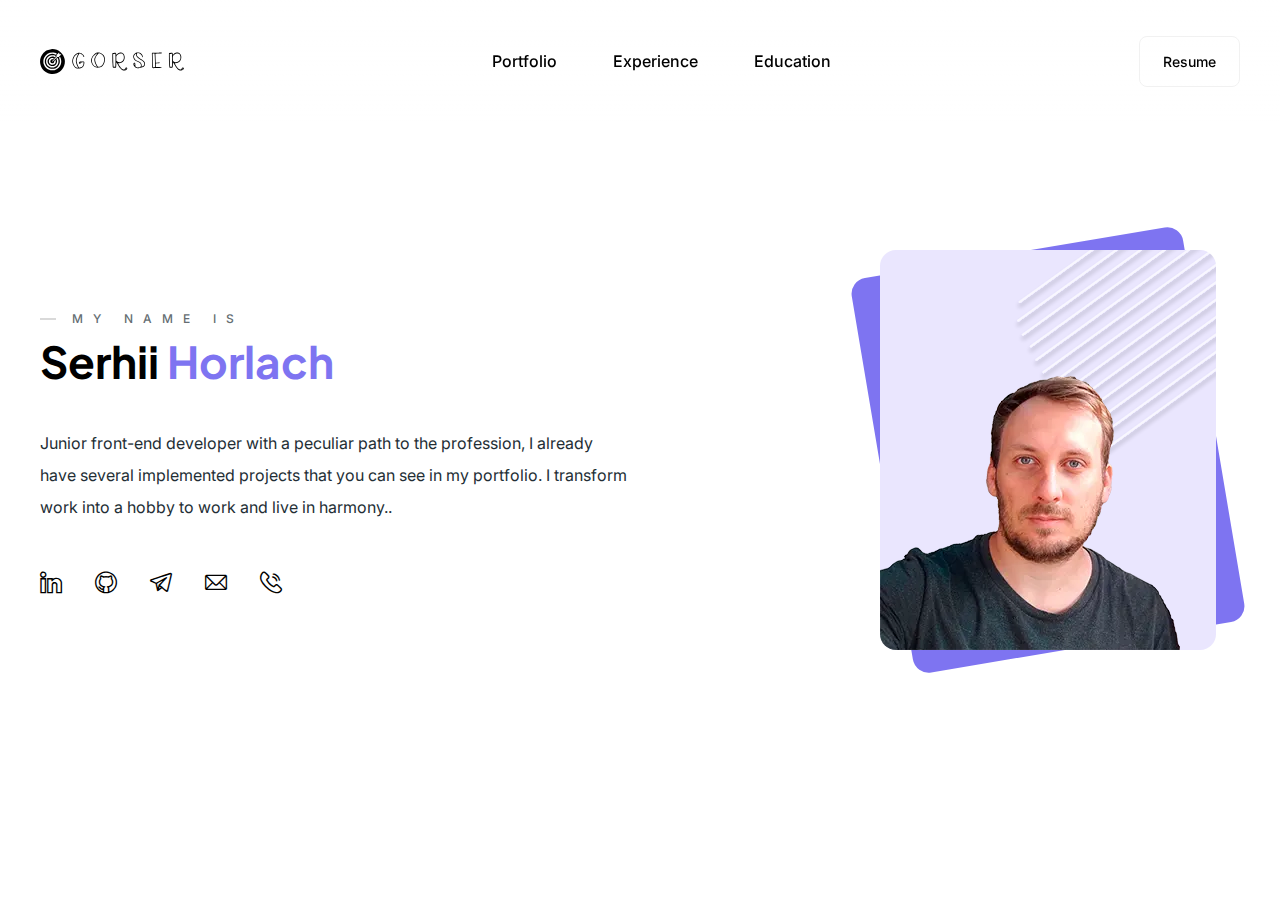
<file: index.html>
<!DOCTYPE html>
<html lang="en">
<head>
    <meta charset="UTF-8">
    <meta http-equiv="X-UA-Compatible" content="IE=edge">
    <meta name="viewport" content="width=device-width, initial-scale=1.0">
    <link rel="stylesheet" href="css/style.min.css?_v=20230321225011">
    <title>Portfolio Serhii Horlach</title>
    <link href="https://fonts.googleapis.com/css2?family=Inter:wght@400;500&family=Plus+Jakarta+Sans:wght@500;700&display=swap&_v=20230321225011" rel="stylesheet">
</head>

<body>
    <header class="header">
    <div class="header__container">
        <a href="" class="header__logo"><img src="img/header/logo.svg" alt="logo"></a>
        <div class="header__menu menu">
            
            <nav class="menu__body">
                <ul class="menu__list">
                    <li class="menu__item"><a data-goto=".page__portfolio" href="#" class="menu__link">Portfolio</a></li>
                    <li class="menu__item"><a data-goto=".page__career" href="#" class="menu__link">Experience</a></li>
                    <li class="menu__item"><a data-goto=".paga__skills" href="#" class="menu__link">Education</a></li>
                </ul>
            </nav>
        </div>
        <div class="header__actions">
            <a href="files/CV_Junior_Frontend_Developer_Serhii_Horlach_Eng.pdf" class="header__button">Resume</a>
            <button type="button" class="icon__menu menu__icon"><span></span></button>
        </div>
    </div>
</header>
    <main id="container" class="page">
        <section class="page__main main-section block">
            <div class="main-section__container">
                <div class="main-section__content">
                    <div class="main-section__title title">
                        <div class="title__label">MY NAME IS</div>
                        <h1 class="title__value title__value__big">Serhii <span>Horlach</span></h1>
                    </div>
                    <div class="main-section__text text">
                        <p>Junior front-end developer with a peculiar path to the profession, I already have several
                            implemented projects that you can see in my portfolio. I transform work into a hobby to work
                            and live in harmony..</p>

                    </div>
                    <div class="main-section__social social">

                        <a aria-label="linkedin" href="https://www.linkedin.com/in/serhii-horlach/"
                            class="social__link _icon-s-linkedin"></a>
                        <a aria-label="Github" href="https://github.com/serogiz" class="social__link _icon-s-git"></a>
                        <a aria-label="Telegram" href="https://t.me/serogiz" class="social__link _icon-s-telegram"></a>
                        <a aria-label="Email" href="mailto: seroga_g63@ukr.net" class="social__link _icon-s-mail"></a>
                        <a aria-label="Phone" href="tel:+380960655944" class="social__link _icon-s-phone"></a>
                    </div>
                </div>
                <div class="main-section__decor decor-main-section">
                    <div class="decor-main-section__image">
                        <picture><source srcset="img/main/main/i.webp" type="image/webp"><img class="decor-main-section__picture" src="img/main/main/i.png" alt="picture"></picture>
                    </div>
                </div>
            </div>
        </section>
        <section class="page__portfolio portolio-section block">
            <div class="portfolio__container">
                <div class="portolio__header">
                    <div class="portfolio-section__title title">
                        <div class="title__label">MY WORKS</div>
                        <h2 class="title__value">Featured Portfolios</h2>
                    </div>
                    <div class="portfolio__controls">
                        <button type="button"
                            class="portfolio__arrows portfolio__arrow-left _icon-slider-arrows"></button>
                        <button type="button"
                            class="portfolio__arrows portfolio__arrow-right _icon-slider-arrows"></button>
                    </div>
                </div>
                <div class="portfolio__slider swiper">
                    <div class="portfolio__wrapper swiper-wrapper">
                        <div class="portfolio__slide swiper-slide">
                            <article class="item-portfolio">
                                <a href="files/my_works/growfy/index.html" class="item-portfolio__image">
                                    <picture><source srcset="img/main/portfolio/growfy.webp" type="image/webp"><img src="img/main/portfolio/growfy.png" alt="Growfy"></picture>
                                </a>
                                <div class="item-portfolio__body">
                                    <h4 class="item-portfolio__title">
                                        <a href="files/my_works/growfy/index.html"
                                            class="item-portfolio__link-title">Growfy</a>
                                    </h4>
                                    <a href="files/my_works/growfy/index.html"
                                        class="item-portfolio__category category-link">Html, Css, Js, Adaptiv</a>
                                    <a href="files/my_works/growfy/index.html"
                                        class="item-portfolio__link _icon-link"></a>
                                </div>
                            </article>
                        </div>
                        <div class="portfolio__slide swiper-slide">
                            <article class="item-portfolio">
                                <a href="files/my_works/SaulDesign/index.html" class="item-portfolio__image">
                                    <picture><source srcset="img/main/portfolio/saulDesign.webp" type="image/webp"><img src="img/main/portfolio/saulDesign.png" alt="SaulDesign"></picture>
                                </a>
                                <div class="item-portfolio__body">
                                    <h4 class="item-portfolio__title">
                                        <a href="files/my_works/SaulDesign/index.html"
                                            class="item-portfolio__link-title">Saul Design</a>
                                    </h4>
                                    <a href="files/my_works/SaulDesign/index.html"
                                        class="item-portfolio__category category-link">Html, Css, Js, Adaptiv</a>
                                    <a href="files/my_works/SaulDesign/index.html"
                                        class="item-portfolio__link _icon-link"></a>
                                </div>
                            </article>
                        </div>
                        <div class="portfolio__slide swiper-slide">
                            <article class="item-portfolio">
                                <a href="files/my_works/Marta/index.html" class="item-portfolio__image">
                                    <picture><source srcset="img/main/portfolio/marta.webp" type="image/webp"><img src="img/main/portfolio/marta.png" alt="marta"></picture>
                                </a>
                                <div class="item-portfolio__body">
                                    <h4 class="item-portfolio__title">
                                        <a href="files/my_works/Marta/index.html"
                                            class="item-portfolio__link-title">Marta</a>
                                    </h4>
                                    <a href="files/my_works/Marta/index.html"
                                        class="item-portfolio__category category-link">Html, Css, Js, Adaptiv</a>
                                    <a href="files/my_works/Marta/index.html"
                                        class="item-portfolio__link _icon-link"></a>
                                </div>
                            </article>
                        </div>
                        <div class="portfolio__slide swiper-slide">
                            <article class="item-portfolio">
                                <a href="files/my_works/seafood/index.html" class="item-portfolio__image">
                                    <picture><source srcset="img/main/portfolio/seaFood.webp" type="image/webp"><img src="img/main/portfolio/seaFood.png" alt="seaFood"></picture>
                                </a>
                                <div class="item-portfolio__body">
                                    <h4 class="item-portfolio__title">
                                        <a href="files/my_works/seafood/index.html"
                                            class="item-portfolio__link-title">Sea Food</a>
                                    </h4>
                                    <a href="files/my_works/seafood/index.html"
                                        class="item-portfolio__category category-link">Html, Css, Js</a>
                                    <a href="files/my_works/seafood/index.html"
                                        class="item-portfolio__link _icon-link"></a>
                                </div>
                            </article>
                        </div>
                        <div class="portfolio__slide swiper-slide">
                            <article class="item-portfolio">
                                <a href="files/my_works/JoomHost/index.html" class="item-portfolio__image">
                                    <picture><source srcset="img/main/portfolio/joomHost.webp" type="image/webp"><img src="img/main/portfolio/joomHost.png" alt="joomHost"></picture>
                                </a>
                                <div class="item-portfolio__body">
                                    <h4 class="item-portfolio__title">
                                        <a href="files/my_works/JoomHost/index.html"
                                            class="item-portfolio__link-title">JoomHost</a>
                                    </h4>
                                    <a href="files/my_works/JoomHost/index.html"
                                        class="item-portfolio__category category-link">Html, Css, Js</a>
                                    <a href="files/my_works/JoomHost/index.html"
                                        class="item-portfolio__link _icon-link"></a>
                                </div>
                            </article>
                        </div>
                    </div>
                </div>
            </div>
        </section>
        <section class="page__career career block">
            <div class="career__container">
                <div class="career__title title">
                    <div class="title__label">career path</div>
                    <h2 class="title__value">Work Experices</h2>
                </div>
                <nav class="career__navigation navigation-career">
                    <button class="navigation-career__title tab-active">GeoCoder</button>
                    <button class="navigation-career__title ">Planning engineer</button>
                    <button class="navigation-career__title ">Furniture Industry</button>
                </nav>
                <div class="career__content content-career">

                    <div class="content-carer__body tab-active">
                        <div class="content-career__header">
                            <div class="content-career__title">GeoCoder <span>Intetics inc.</span>
                            </div>
                            <div class="content-career__location">Ukraine, Kharkiv
                            </div>
                            <div class="content-career__time">Nov 2020 - May 2022 · Full-time
                            </div>
                            <div class="content-career__categories ">
                                <a href="" class="content-career__link category-link">DataEntry</a>
                                <a href="" class="content-career__link category-link">Lidar</a>
                            </div>
                        </div>
                        <div class="content-career__main">
                            <ul class="content-career__list">
                                <li class="content-career__item">Participated in various projects on filling and
                                    creating maps.</li>
                                <li class="content-career__item">Updating and actualizing various databases.</li>
                                <li class="content-career__item">Worked with Lidar data.</li>
                            </ul>
                        </div>
                    </div>
                    <div class="content-carer__body">
                        <div class="content-career__header">
                            <div class="content-career__title">Planning engineer <span>Factor print</span>
                            </div>
                            <div class="content-career__location">Ukraine, Kharkiv
                            </div>
                            <div class="content-career__time">Nov 2016 - Nov 2020 · Full-time
                            </div>
                            <div class="content-career__categories ">
                                <a href="" class="content-career__link category-link">DataEntry</a>
                                <a href="" class="content-career__link category-link">BSI</a>
                            </div>
                        </div>
                        <div class="content-career__main">
                            <ul class="content-career__list">
                                <li class="content-career__item">Processed orders and monitored their current status.
                                </li>

                                <li class="content-career__item">Controlled the current status of plans and updated them
                                    if necessary.
                                </li>
                                <li class="content-career__item">Updating processes related to the work of the planning
                                    department.
                                </li>
                            </ul>
                        </div>
                    </div>
                    <div class="content-carer__body">
                        <div class="content-career__header">
                            <div class="content-career__title">Furniture Industry
                            </div>
                            <div class="content-career__location">Ukraine, Kharkiv
                            </div>
                            <div class="content-career__time">Sep 2015 - Nov 2016 · Full-time
                            </div>
                            <div class="content-career__categories ">

                            </div>
                        </div>
                        <div class="content-career__main">
                            <ul class="content-career__list">
                                <li class="content-career__item">Worked in the furniture industry, communicated with
                                    customers.</li>
                                <li class="content-career__item">Designed and assembled furniture.</li>
                                <li class="content-career__item">Organized and supported the work of other team members.
                                </li>
                            </ul>
                        </div>
                    </div>
                </div>
            </div>
        </section>
        <section class="paga__skills skills block">
            <div class="skills__container">

                <div class="skills__body">
                    <div class="skills__title title">
                        <div class="title__label">LEARNING PATH</div>
                        <h2 class="title__value">Education & Skills</h2>
                    </div>
                    <div class="skills__timeline timeline">


                        <div class="timeline__item">
                            <div class="timeline__title">National Technical University
                                <br>“Kharkiv Polytechnic Institute”
                            </div>
                            <div class="timeline__text">Specialist degree - Engineer of automated systems.</div>
                            <div class="timeline__date">2009 - 2015</div>
                        </div>
                    </div>
                    <div class="skills__content content-skills">
                        <div class="content-skills__text text">
                            <div class="soft__skills">
                                <div class="soft__skills_title">Soft Skills</div>
                                <ul class="soft__skills_items">
                                    <li class="soft__skills_content"><span>Stress tolerance and adaptability:
                                        </span>this
                                        allowed me to move quickly from one project to another, reducing the time to
                                        adapt
                                        to new rules and teams.</li>
                                    <li class="soft__skills_content"><span>Communicability: </span>as project changes
                                        often
                                        involve team changes, communicability helped me to adapt more quickly to new
                                        project
                                        environments and establish active lines of communication.</li>
                                    <li class="soft__skills_content"><span>Teamwork: </span>i was able to integrate
                                        quickly
                                        into already formed teams, constantly maintain communication with colleagues for
                                        better collaboration and assist or receive help from more knowledgeable
                                        colleagues.
                                    </li>
                                    <li class="soft__skills_content"><span>Critical thinking: </span>was actively used
                                        in
                                        discussions and coordination with the team to determine the speed and timing of
                                        task
                                        completion.</li>
                                    <li class="soft__skills_content"><span>Creativity: </span>an example of this is the
                                        change of an outdated data accounting system and moving the team's work to cloud
                                        applications, which resulted in increased speed and team awareness of current
                                        processes.</li>
                                </ul>
                            </div>
                            <div class="hard__skills">
                                <div class="hard__skills_title">Hard Skills</div>
                                <a href="" class="content-career__link category-link">HTML</a>
                                <a href="" class="content-career__link category-link">CSS</a>
                                <a href="" class="content-career__link category-link">SCSS</a>
                                <a href="" class="content-career__link category-link">Gulp</a>
                                <a href="" class="content-career__link category-link">JS</a>
                                <a href="" class="content-career__link category-link">GIT</a>
                                <a href="" class="content-career__link category-link">Figma</a>
                            </div>
                        </div>
                    </div>

                </div>
            </div>

        </section>

        <footer class="footer ">
    <div class="footer__container ">
        <div class="footer__social social">
            <a aria-label="linkedin" href="https://www.linkedin.com/in/serhii-horlach/" class="social__link _icon-s-linkedin"></a>
            <a aria-label="Github" href="https://github.com/serogiz" class="social__link _icon-s-git"></a>
            <a aria-label="Telegram" href="https://t.me/serogiz" class="social__link _icon-s-telegram"></a>
            <a aria-label="Email" href="mailto: seroga_g63@ukr.net" class="social__link _icon-s-mail"></a>
            <a aria-label="Phone" href="tel:+380960655944" class="social__link _icon-s-phone"></a>
        </div>
        <div class="footer__copy"></div>
    </div>
</footer>



    </main>

    <script src="js/app.min.js?_v=20230321225011"></script>
</body>

</html>
</file>
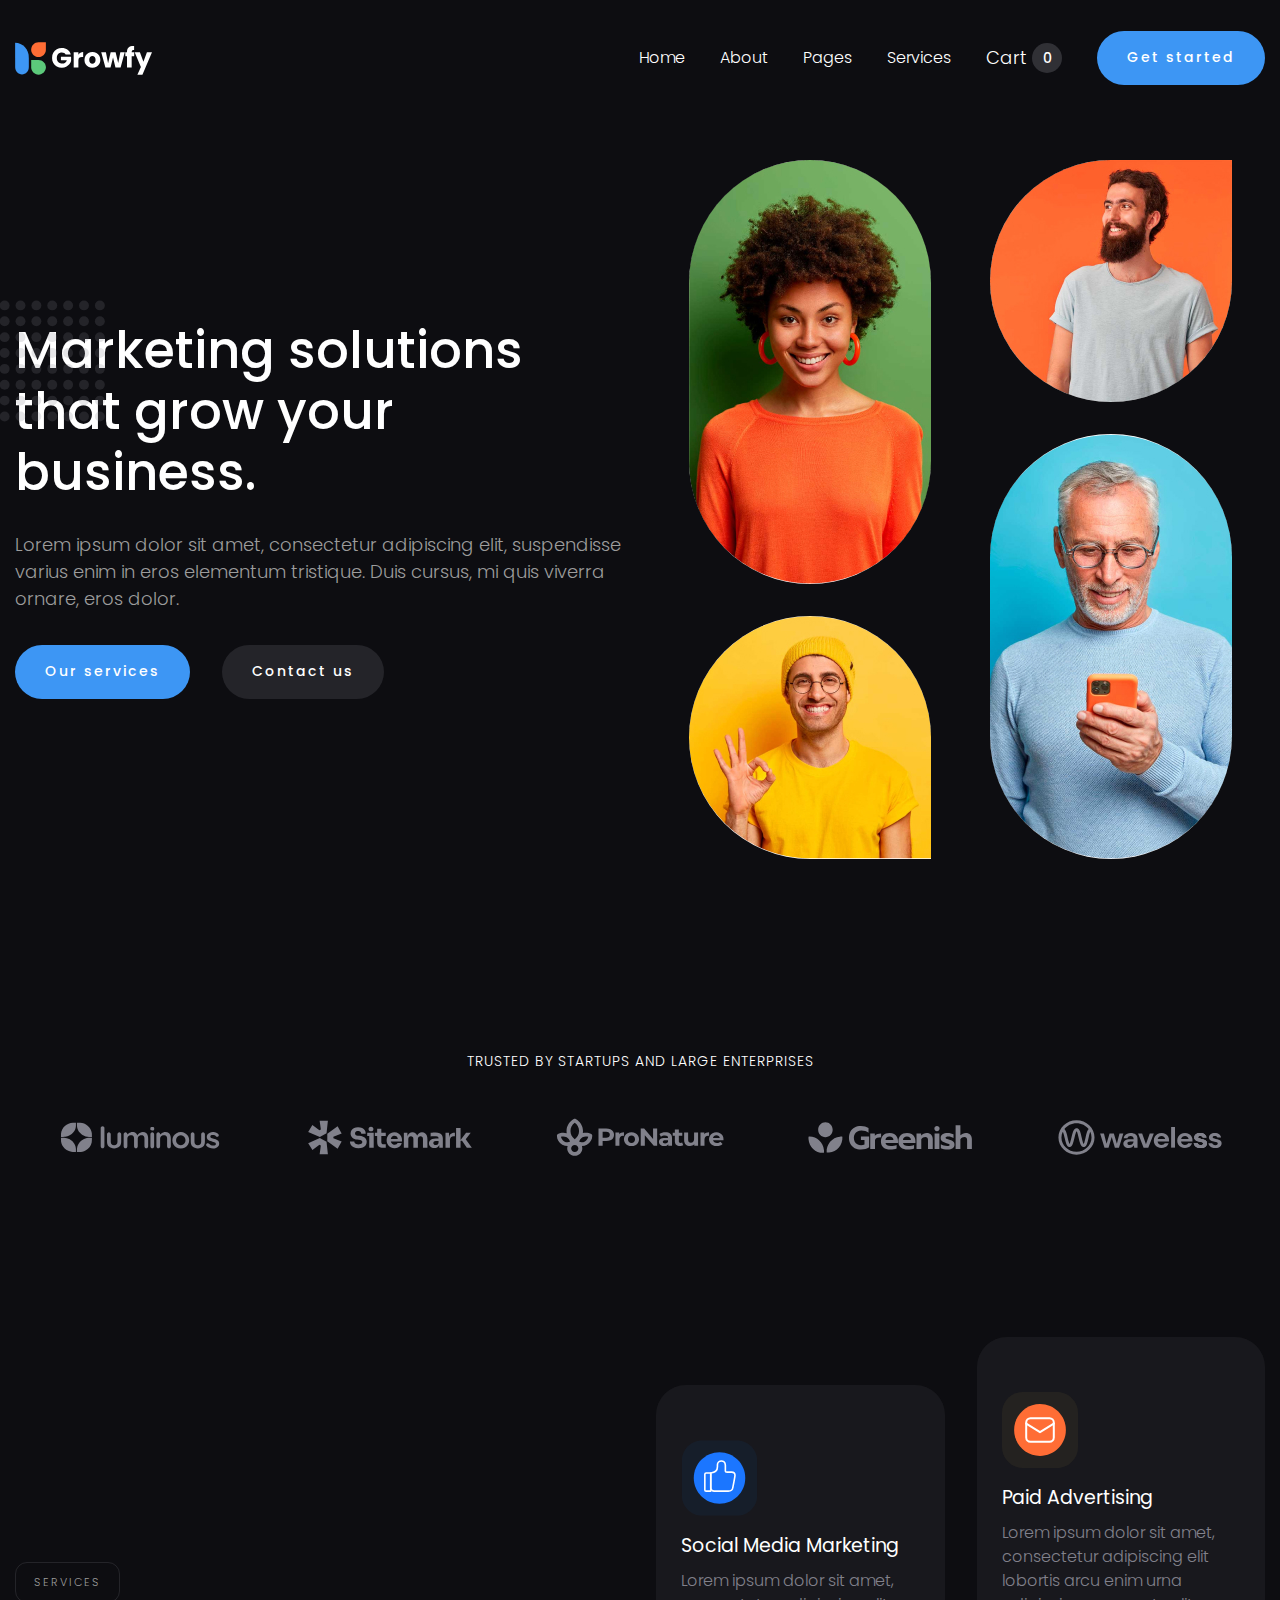
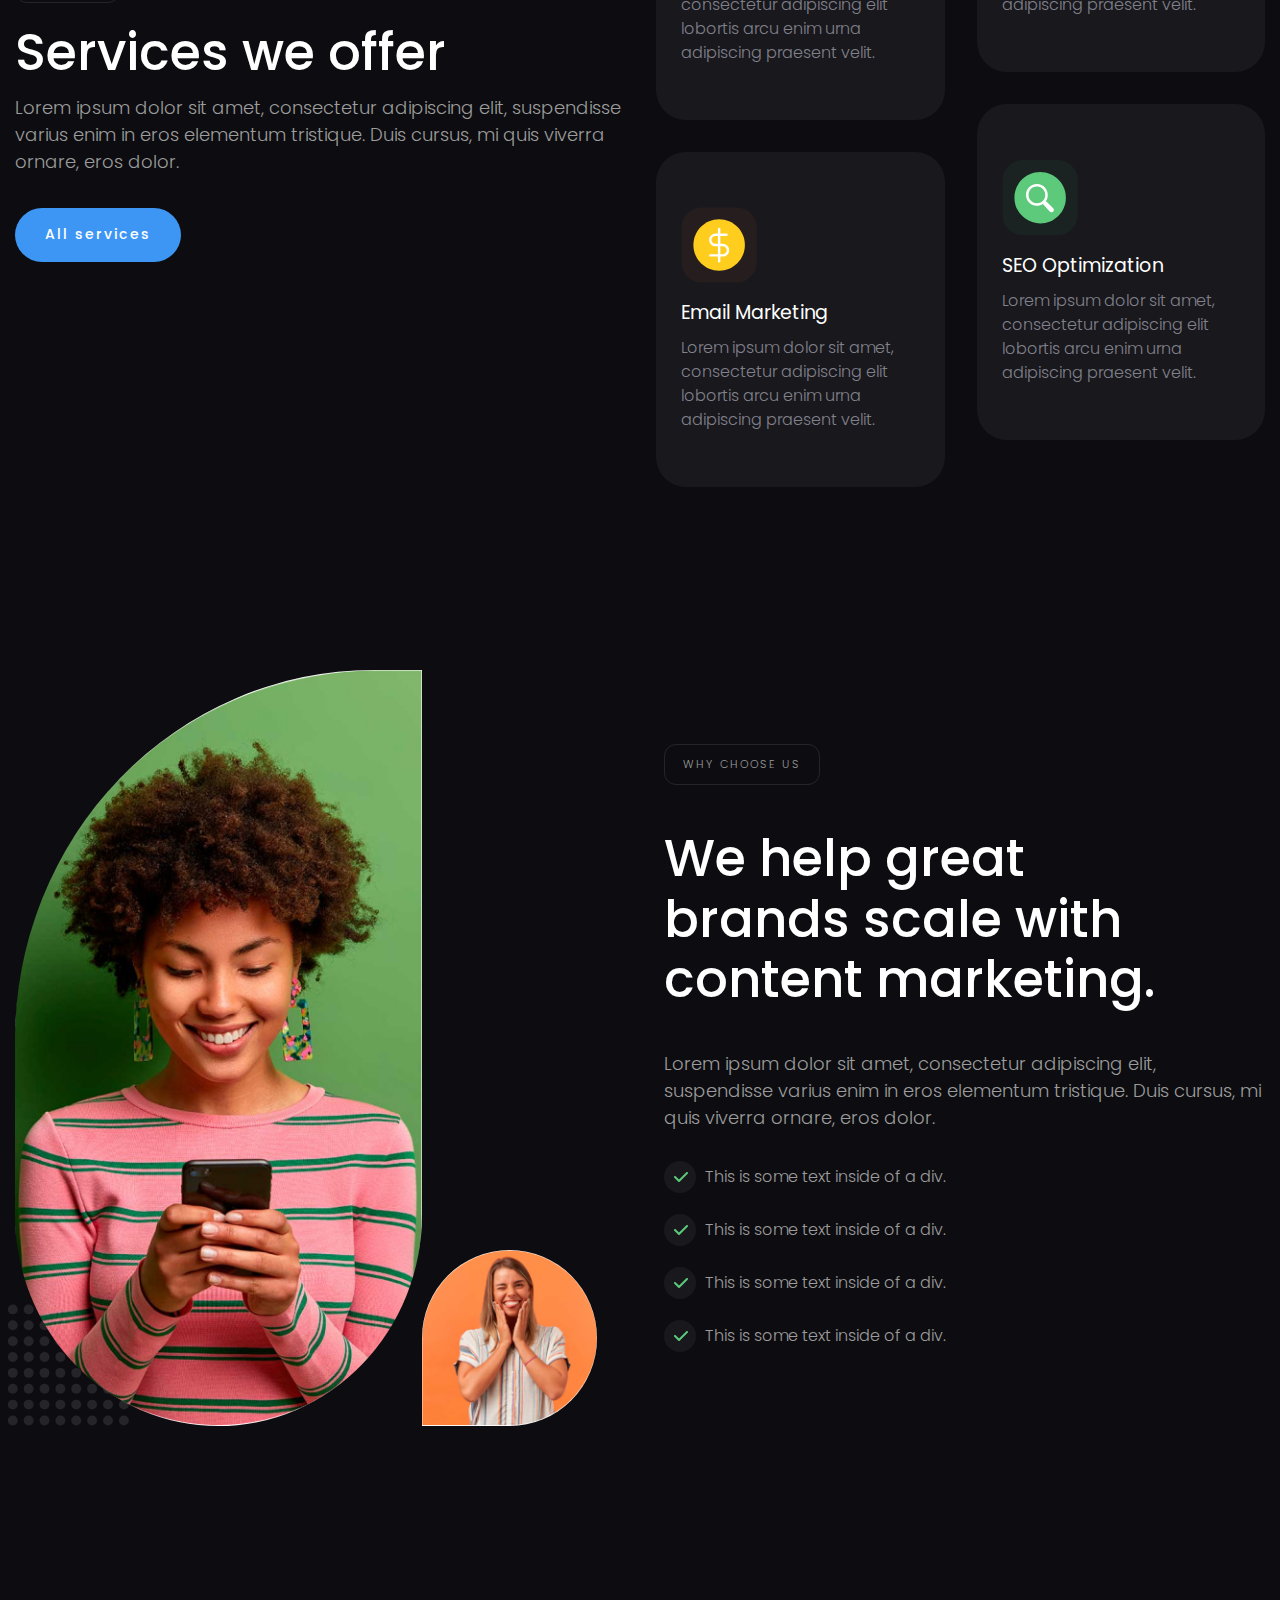
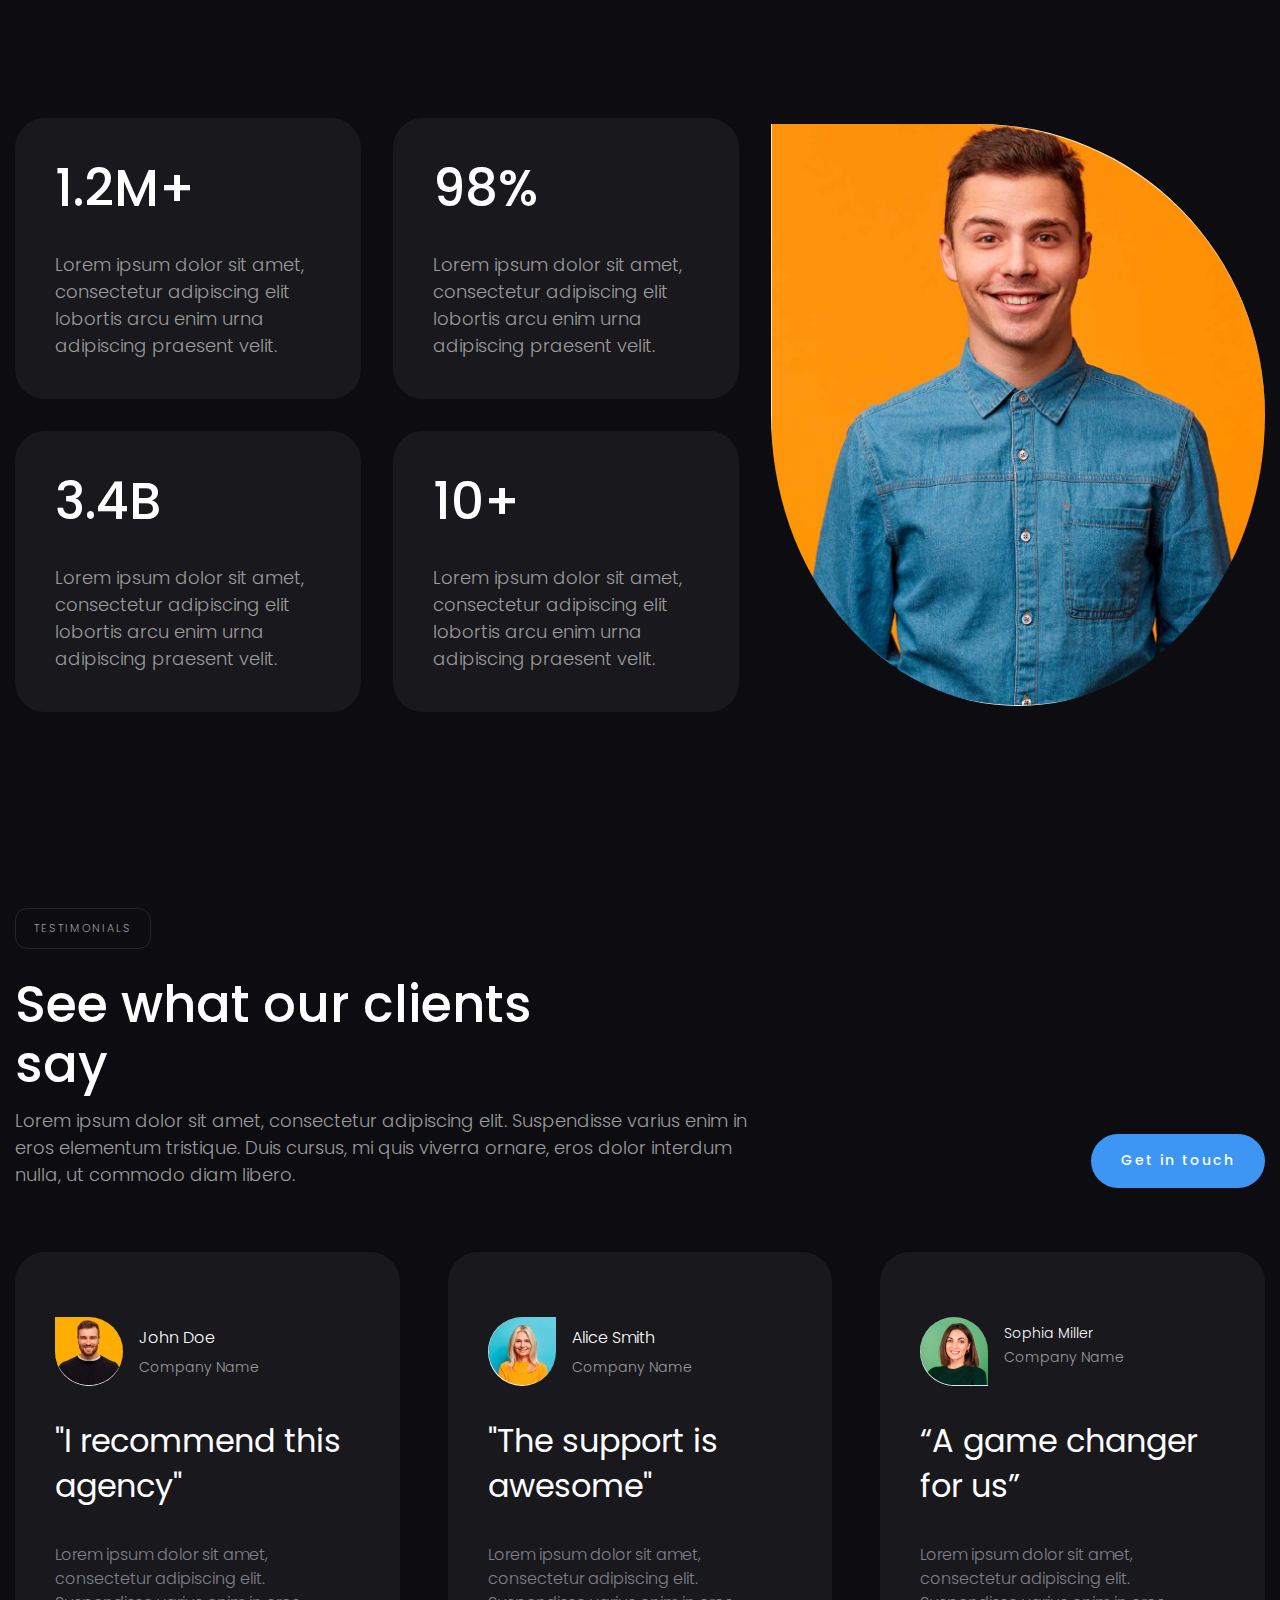
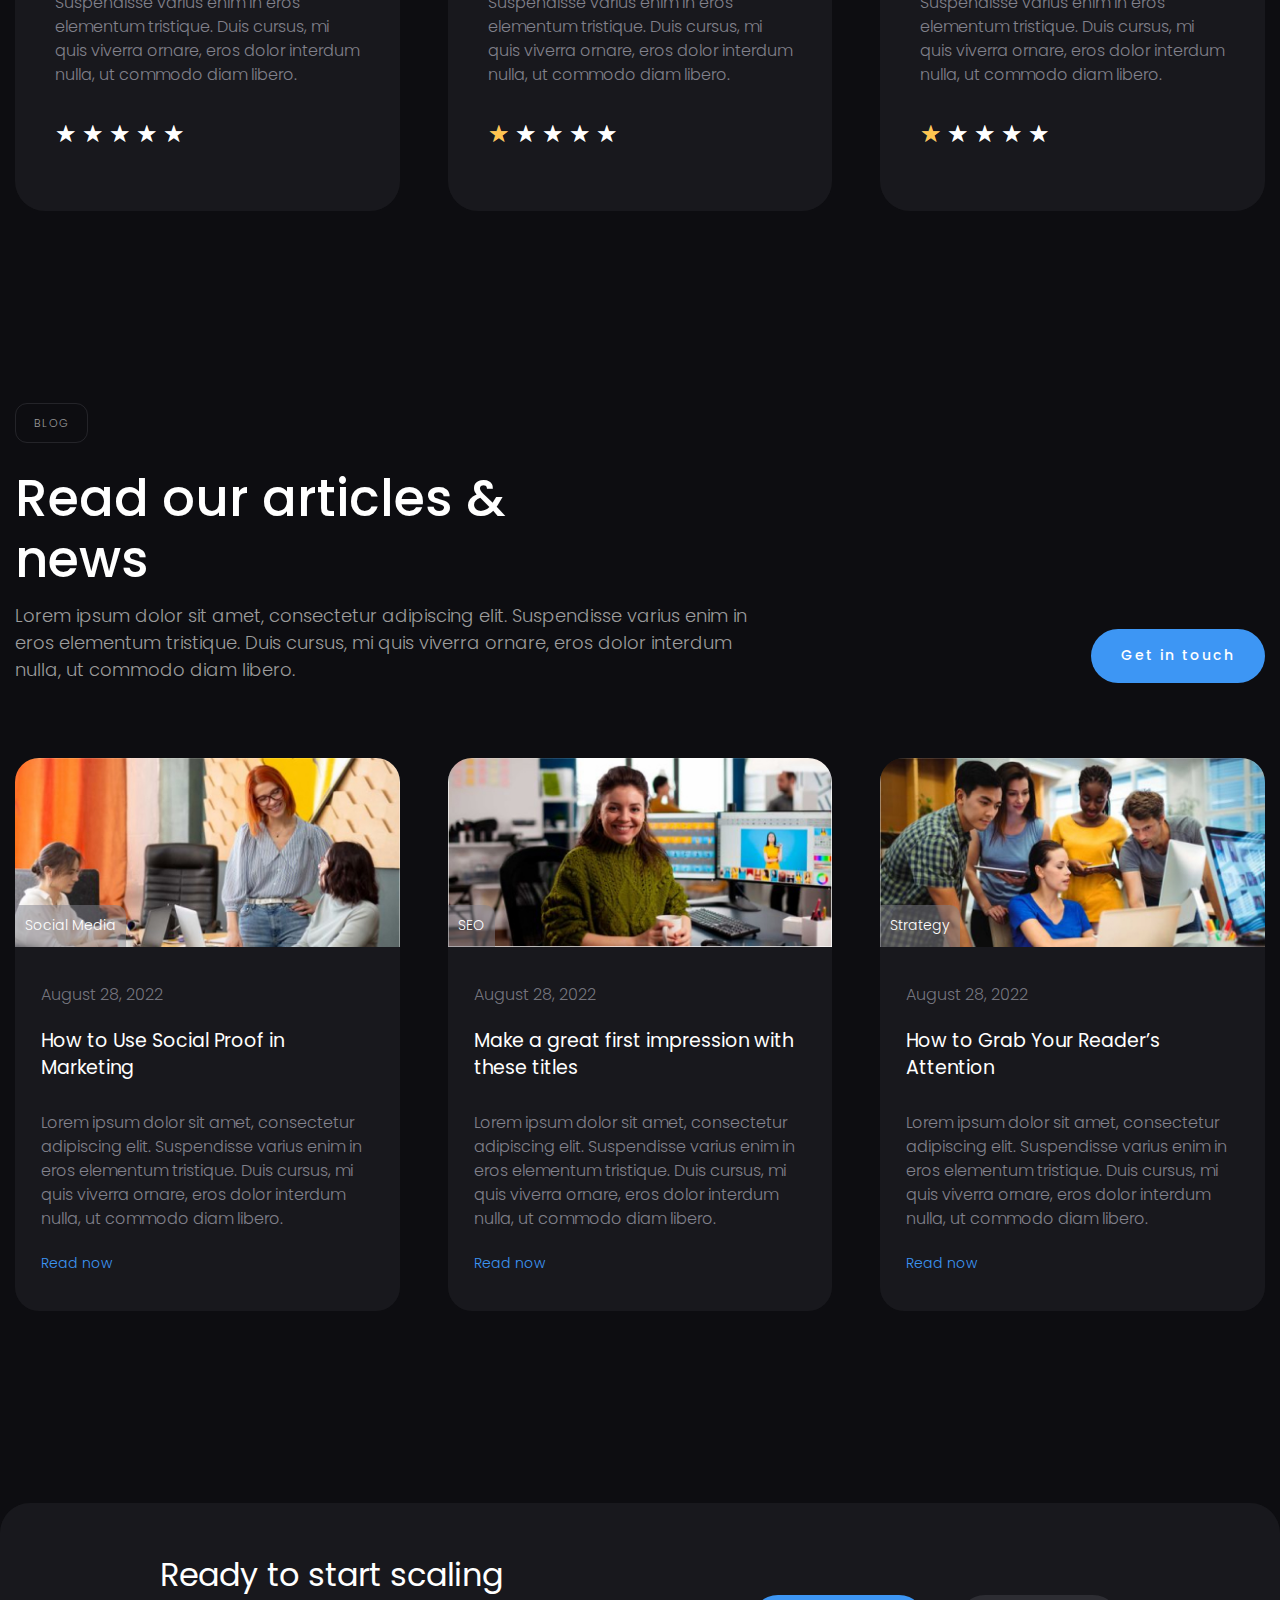
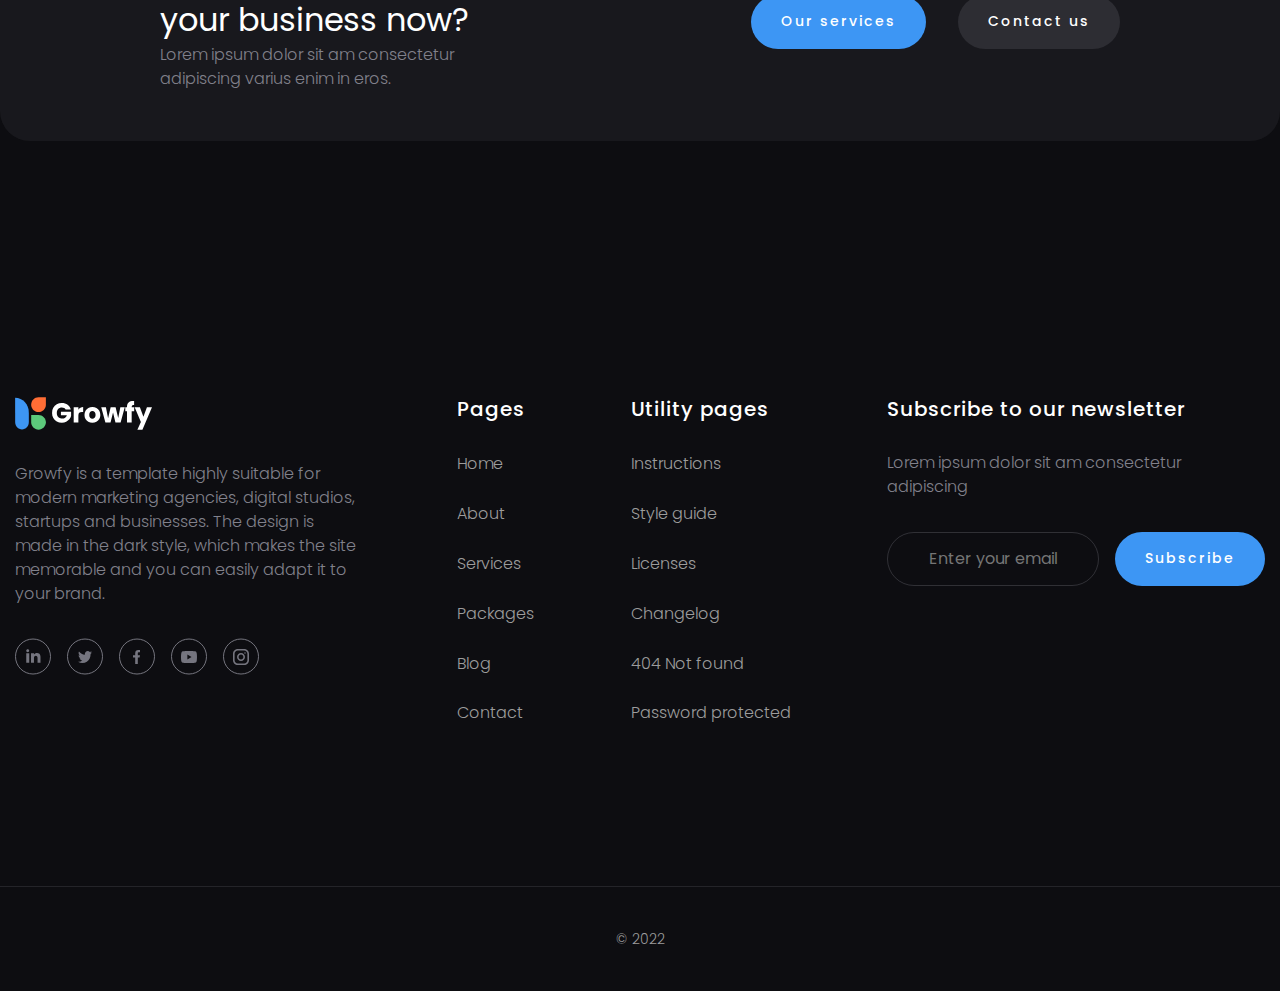
<file: files/my_works/growfy/index.html>
<!DOCTYPE html>
<html lang="en">

<head>
    <meta charset="UTF-8">
    <meta name="viewport" content="width=device-width, initial-scale=1.0">
    <link href="https://fonts.googleapis.com/css2?family=Poppins:wght@300;400;500&display=swap" rel="stylesheet">
    <link rel="stylesheet" href="css/style.css">
    <title>Growfy</title>
</head>

<body>
    <div class="wrapper">
        <header class="header">
            <div class="header__container">
                <a href="#" class="header__logo">
                    <img src="img/header/icon.svg" alt="logo">
                </a>
                <nav class="header__menu menu">
                    <div class="menu__body">
                        <ul class="menu__list">
                            <li class="menu__item"><a href="#" class="menu__link">Home</a></li>
                            <li class="menu__item"><a href="#" class="menu__link">About</a></li>
                            <li class="menu__item"><a href="#" class="menu__link">Pages</a></li>
                            <li class="menu__item"><a href="#" class="menu__link">Services</a></li>
                        </ul>
                    </div>
                </nav>
                <a href="" class="header__cart cart-header">
                    <div class="cart-header__text">Cart</div>
                    <div class="cart-header__quantity">0</div>
                </a>
                <a href="" class="header__button button">
                    Get started
                </a>
                <button class="icon-menu" name="menu" type="button">
                    <span></span>
                </button>
            </div>
        </header>
        <main class="page">
            <section class="page__main main">
                <div class="main__container">
                    <div class="main__content">
                        <h1 class="main__title title">Marketing solutions that grow your business.</h1>
                        <div class="main__text text__big">
                            <p>
                                Lorem ipsum dolor sit amet, consectetur adipiscing elit, suspendisse varius enim in eros
                                elementum tristique. Duis cursus, mi quis viverra ornare, eros dolor.
                            </p>
                        </div>
                        <div class="main_actions">
                            <a href="" class="main__button button">Our services</a>
                            <a href="" class="main__button button button_dark">Contact us</a>
                        </div>

                    </div>
                    <div class="main__images images-main">
                        <div class="images-main__column">
                            <div class="images-main__item images-main__item_1">
                                <img src="img/main/01.jpg" alt="Image">
                            </div>
                            <div class="images-main__item images-main__item_2">
                                <img src="img/main/03.jpg" alt="Image">
                            </div>
                        </div>
                        <div class="images-main__column">
                            <div class="images-main__item images-main__item_3">
                                <img src="img/main/02.jpg" alt="Image">
                            </div>
                            <div class="images-main__item images-main__item_4">
                                <img src="img/main/04.jpg" alt="Image">
                            </div>
                        </div>
                    </div>
                </div>

            </section>
            <section class="page__clients ">
                <div class="clients__container">
                    <h2 class="clients__title">TRUSTED BY startups and large enterprises</h2>
                    <div class="clients__items">
                        <div class="clients__item">
                            <img src="img/main/client1.svg" alt="client">
                        </div>
                        <div class="clients__item">
                            <img src="img/main/client2.svg" alt="client">
                        </div>
                        <div class="clients__item">
                            <img src="img/main/client3.svg" alt="client">
                        </div>
                        <div class="clients__item">
                            <img src="img/main/client4.svg" alt="client">
                        </div>
                        <div class="clients__item">
                            <img src="img/main/client5.svg" alt="client">
                        </div>
                    </div>
                </div>
            </section>
            <section class="page__services">
                <div class="services__container services">
                    <div class="services__content">
                        <a href="" class="services__lable lable">Services</a>
                        <h2 class="services__title title">Services we offer</h2>
                        <div class="services__text text__big">
                            <p>
                                Lorem ipsum dolor sit amet, consectetur adipiscing elit, suspendisse varius enim in eros
                                elementum tristique. Duis cursus, mi quis viverra ornare, eros dolor.
                            </p>
                        </div>
                        <div class="services_actions">
                            <a href="" class="services__button button">All services</a>

                        </div>
                    </div>

                    <div class="services__items">
                        <div class="services__column">
                            <acticle class="services__item">
                                <div class="services__icon">
                                    <img src="img/services/services1.svg" alt="services">
                                </div>
                                <h2 class="services__item-title">Social Media Marketing</h2>
                                <p class="text">Lorem ipsum dolor sit amet, consectetur adipiscing elit lobortis arcu
                                    enim urna adipiscing
                                    praesent velit.</p>
                            </acticle>
                            <acticle class="services__item">
                                <div class="services__icon">
                                    <img src="img/services/services2.svg" alt="services">
                                </div>
                                <h2 class="services__item-title">Email Marketing</h2>
                                <p class="text">Lorem ipsum dolor sit amet, consectetur adipiscing elit lobortis arcu
                                    enim urna adipiscing
                                    praesent velit.</p>
                            </acticle>
                        </div>
                        <div class="services__column">
                            <acticle class="services__item">
                                <div class="services__icon">
                                    <img src="img/services/services3.svg" alt="services">
                                </div>
                                <h2 class="services__item-title">Paid Advertising</h2>
                                <p class="text">Lorem ipsum dolor sit amet, consectetur adipiscing elit lobortis arcu
                                    enim urna adipiscing
                                    praesent velit.</p>
                            </acticle>
                            <acticle class="services__item">
                                <div class="services__icon">
                                    <img src="img/services/services4.svg" alt="services">
                                </div>
                                <h2 class="services__item-title">SEO Optimization</h2>
                                <p class="text">Lorem ipsum dolor sit amet, consectetur adipiscing elit lobortis arcu
                                    enim urna adipiscing
                                    praesent velit.</p>
                            </acticle>
                        </div>
                    </div>
                </div>
            </section>
            <section class="page__why">
                <div class="why__container why">
                    <div class="why__images images-why">
                        <div class="why__images__item why__images__item_1">
                            <img src="img/why/01.jpg" alt="Image">
                        </div>
                        <div class="why__images__item why__images__item_2">
                            <img src="img/why/02.jpg" alt="Image">
                        </div>

                    </div>
                    <div class="why__content">
                        <a href="" class="why__lable lable">why choose us</a>
                        <h2 class="why__title title">We help great brands
                            scale with content marketing.
                        </h2>

                        <div class="why__text text__big">
                            <p> Lorem ipsum dolor sit amet, consectetur adipiscing elit, suspendisse varius enim in eros
                                elementum tristique. Duis cursus, mi quis viverra ornare, eros dolor.
                            </p>
                        </div>
                        <ul class="why__lists text">
                            <li>This is some text inside of a div.</li>
                            <li>This is some text inside of a div.</li>
                            <li>This is some text inside of a div.</li>
                            <li>This is some text inside of a div.</li>

                        </ul>
                    </div>
                </div>
            </section>
            <section class="page__adventages">
                <div class="adventages__container adventages">
                    <div class="adventages__column column__1">
                        <acticle class="adventages__item">
                            <h2 class="adventages__item-title title">1.2M+</h2>
                            <p class="text__big">Lorem ipsum dolor sit amet, consectetur adipiscing elit lobortis arcu
                                enim urna adipiscing
                                praesent velit.</p>
                        </acticle>
                        <acticle class="adventages__item">
                            <h2 class="adventages__item-title title">3.4B</h2>
                            <p class="text__big">Lorem ipsum dolor sit amet, consectetur adipiscing elit lobortis arcu
                                enim urna adipiscing
                                praesent velit.</p>
                        </acticle>
                    </div>
                    <div class="adventages__column column__2">
                        <acticle class="adventages__item">
                            <h2 class="adventages__item-title title">98%</h2>
                            <p class="text__big">Lorem ipsum dolor sit amet, consectetur adipiscing elit lobortis arcu
                                enim urna adipiscing
                                praesent velit.</p>
                        </acticle>
                        <acticle class="adventages__item">
                            <h2 class="adventages__item-title title">10+</h2>
                            <p class="text__big">Lorem ipsum dolor sit amet, consectetur adipiscing elit lobortis arcu
                                enim urna adipiscing
                                praesent velit.</p>
                        </acticle>
                    </div>
                    <div class="adventages__images">
                        <div class="adventages__images__item">
                            <img src="img/adventages/01.jpg" alt="Image">
                        </div>

                    </div>

                </div>
            </section>
            <section class="page__testimonials">
                <div class="testimonials__container testimonials">

                    <a href="" class="testimonials__lable lable">testimonials</a>
                    <div class="testimonials__elements">

                        <div class="testimonials__element">
                            <h2 class="testimonials__title title">See what our clients say</h2>
                            <p class="text__big">Lorem ipsum dolor sit amet, consectetur adipiscing elit. Suspendisse
                                varius enim in eros
                                elementum tristique. Duis cursus, mi quis viverra ornare, eros dolor interdum nulla, ut
                                commodo diam libero.</p>
                        </div>

                        <div class="testimonials_actions">
                            <a href="" class="testimonials__button button">Get in touch</a>
                        </div>
                    </div>
                    <div class="testimonials__items">
                        <div class="testimonials__item">
                            <div class="testimonials__icon">
                                <div class="testimonials__icon-img icon-img_1">
                                    <img src="img/testimonials/01.jpg" alt="icon" class="">
                                </div>
                                <div class="testimonials__icon-text">
                                    <p class="name__user text">John Doe</p>
                                    <p class="name__company">Company Name</p>
                                </div>
                            </div>
                            <h3 class="testimonials__item-title">
                                "I recommend this agency"
                            </h3>
                            <p class="testimonials__text text">
                                Lorem ipsum dolor sit amet, consectetur adipiscing elit. Suspendisse varius enim in eros
                                elementum tristique. Duis cursus, mi quis viverra ornare, eros dolor interdum nulla, ut
                                commodo diam libero.
                            </p>
                            <div class="rating1">
                                <div class="rating__items1">
                                    <input id="simple__rating_5" type="radio" class="rating__item1"
                                        name="simple__rating" value="5">
                                    <label for="simple__rating_5" class="rating__lable1"></label>
                                    <input id="simple__rating_4" type="radio" class="rating__item1"
                                        name="simple__rating" value="4">
                                    <label for="simple__rating_4" class="rating__lable1"></label>
                                    <input id="simple__rating_3" type="radio" class="rating__item1"
                                        name="simple__rating" value="3">
                                    <label for="simple__rating_3" class="rating__lable1"></label>
                                    <input id="simple__rating_2" type="radio" class="rating__item1"
                                        name="simple__rating" value="2">
                                    <label for="simple__rating_2" class="rating__lable1"></label>
                                    <input id="simple__rating_1" type="radio" class="rating__item1" checked
                                        name="simple__rating" value="1">
                                    <label for="simple__rating_1" class="rating__lable1"></label>
                                </div>
                            </div>
                        </div>
                        <div class="testimonials__item">
                            <div class="testimonials__icon">

                                <div class="testimonials__icon-img icon-img_2">
                                    <img src="img/testimonials/02.jpg" alt="icon" class="">
                                </div>
                                <div class="testimonials__icon-text">
                                    <p class="name__user text">Alice Smith</p>
                                    <p class="name__company">Company Name</p>
                                </div>
                            </div>
                            <h3 class="testimonials__item-title">
                                "The support is awesome"
                            </h3>
                            <p class="testimonials__text text">
                                Lorem ipsum dolor sit amet, consectetur adipiscing elit. Suspendisse varius enim in eros
                                elementum tristique. Duis cursus, mi quis viverra ornare, eros dolor interdum nulla, ut
                                commodo diam libero.
                            </p>
                            <div class="rating2">
                                <div class="rating__items2">
                                    <input id="simple__rating_5_2" type="radio" class="rating__item2"
                                        name="simple__rating2" value="5">
                                    <label for="simple__rating_5_2" class="rating__lable2"></label>
                                    <input id="simple__rating_4_2" type="radio" class="rating__item2"
                                        name="simple__rating2" value="4">
                                    <label for="simple__rating_4_2" class="rating__lable2"></label>
                                    <input id="simple__rating_3_2" type="radio" class="rating__item2"
                                        name="simple__rating2" value="3">
                                    <label for="simple__rating_3_2" class="rating__lable2"></label>
                                    <input id="simple__rating_2_2" type="radio" class="rating__item2"
                                        name="simple__rating2" value="2">
                                    <label for="simple__rating_2_2" class="rating__lable2"></label>
                                    <input id="simple__rating_1_2" type="radio" class="rating__item2" checked
                                        name="simple__rating2" value="1">
                                    <label for="simple__rating_1_2" class="rating__lable2"></label>
                                </div>
                            </div>
                        </div>
                        <div class="testimonials__item">
                            <div class="testimonials__icon">
                                <div class="testimonials__icon-img icon-img_3">
                                    <img src="img/testimonials/03.jpg" alt="icon" class="">
                                </div>
                                <div class="testimonials__icon-text">
                                    <p class="name__user">Sophia Miller</p>
                                    <p class="name__company">Company Name</p>
                                </div>
                            </div>
                            <h3 class="testimonials__item-title">
                                “A game changer for us”
                            </h3>
                            <p class="testimonials__text text">
                                Lorem ipsum dolor sit amet, consectetur adipiscing elit. Suspendisse varius enim in eros
                                elementum tristique. Duis cursus, mi quis viverra ornare, eros dolor interdum nulla, ut
                                commodo diam libero.
                            </p>
                            <div class="rating3">
                                <div class="rating__items3">
                                    <input id="simple__rating_5_3" type="radio" class="rating__item3"
                                        name="simple__rating" value="5">
                                    <label for="simple__rating_5_3" class="rating__lable3"></label>
                                    <input id="simple__rating_4_3" type="radio" class="rating__item3"
                                        name="simple__rating" value="4">
                                    <label for="simple__rating_4_3" class="rating__lable3"></label>
                                    <input id="simple__rating_3_3" type="radio" class="rating__item3"
                                        name="simple__rating" value="3">
                                    <label for="simple__rating_3_3" class="rating__lable3"></label>
                                    <input id="simple__rating_2_3" type="radio" class="rating__item3"
                                        name="simple__rating" value="2">
                                    <label for="simple__rating_2_3" class="rating__lable3"></label>
                                    <input id="simple__rating_1_3" type="radio" class="rating__item3" checked
                                        name="simple__rating" value="1">
                                    <label for="simple__rating_1_3" class="rating__lable3"></label>
                                </div>
                            </div>
                        </div>
                    </div>

                </div>

            </section>
            <section class="page__blog">
                <div class="blog__container blog">

                    <a href="" class="blog__lable lable">Blog</a>
                    <div class="blog__elements">
                        <div class="blog__element">
                            <h2 class="blog__title title">Read our
                                articles & news</h2>
                            <p class="text__big">Lorem ipsum dolor sit amet, consectetur adipiscing elit. Suspendisse
                                varius enim in eros
                                elementum tristique. Duis cursus, mi quis viverra ornare, eros dolor interdum nulla, ut
                                commodo diam libero.</p>
                        </div>
                        <div class="blog_actions">
                            <a href="" class="blog__button button">Get in touch</a>
                        </div>
                    </div>
                    <div class="blog__items">
                        <div class="blog__item">
                            <div class="blog__item-header">

                                <a href="" class="blog__item-img">
                                    <img src="img/blog/01.jpg" alt="img"></a>
                                <a href="" class="blog__item-category">Social Media</a>
                            </div>
                            <div class="blog__item-text">
                                <div class="blog__date text">
                                    <p>August 28, 2022</p>
                                </div>
                                <h3 class="blog__item-title">
                                    How to Use Social Proof in Marketing
                                </h3>
                                <p class="blog__text text">
                                    Lorem ipsum dolor sit amet, consectetur adipiscing elit. Suspendisse varius enim in
                                    eros
                                    elementum tristique. Duis cursus, mi quis viverra ornare, eros dolor interdum nulla,
                                    ut
                                    commodo diam libero.
                                </p>
                                <a href="" class="read__now">Read now</a>
                            </div>
                        </div>
                        <div class="blog__item">
                            <div class="blog__item-header">

                                <a href="" class="blog__item-img">
                                    <img src="img/blog/02.jpg" alt="img"></a>
                                <a href="" class="blog__item-category">SEO</a>
                            </div>
                            <div class="blog__item-text">
                                <div class="blog__date text">
                                    <p>August 28, 2022</p>
                                </div>
                                <h3 class="blog__item-title">
                                    Make a great first impression with these titles
                                </h3>
                                <p class="blog__text text">
                                    Lorem ipsum dolor sit amet, consectetur adipiscing elit. Suspendisse varius enim in
                                    eros
                                    elementum tristique. Duis cursus, mi quis viverra ornare, eros dolor interdum nulla,
                                    ut
                                    commodo diam libero.
                                </p>
                                <a href="" class="read__now">Read now</a>
                            </div>
                        </div>
                        <div class="blog__item">
                            <div class="blog__item-header">

                                <a href="" class="blog__item-img">
                                    <img src="img/blog/03.jpg" alt="img"></a>
                                <a href="" class="blog__item-category">Strategy</a>
                            </div>
                            <div class="blog__item-text">
                                <div class="blog__date text">
                                    <p>August 28, 2022</p>
                                </div>
                                <h3 class="blog__item-title">
                                    How to Grab Your Reader’s Attention
                                </h3>
                                <p class="blog__text text">
                                    Lorem ipsum dolor sit amet, consectetur adipiscing elit. Suspendisse varius enim in
                                    eros
                                    elementum tristique. Duis cursus, mi quis viverra ornare, eros dolor interdum nulla,
                                    ut
                                    commodo diam libero.
                                </p>
                                <a href="" class="read__now">Read now</a>
                            </div>
                        </div>

                    </div>

                </div>

            </section>
            <section class="page__start">
                <div class="start__container start">
                    <div class="start__text">
                        <div class="start__text-title">Ready to start scaling your business now?</div>
                        <div class="start__text-text text">Lorem ipsum dolor sit am consectetur adipiscing varius enim
                            in eros.</div>
                    </div>
                    <div class="start_actions">
                        <a href="" class="start__button button">Our services</a>
                        <a href="" class="start__button button button_dark">Contact us</a>
                    </div>
                </div>

            </section>

        </main>
        <footer class="footer">
            <div class="footer__container container__footer">
                <div class="footer__columns">
                    <div class="footer__column">
                        <a href="#" class="footer__logo">
                            <img src="img/header/icon.svg" alt="logo">
                        </a>
                        <div class="footer__text text">
                            Growfy is a template highly suitable for modern marketing agencies, digital studios,
                            startups and businesses. The design is made in the dark style, which makes the site
                            memorable and you can easily adapt it to your brand.
                        </div>
                        <div class="footer__social">
                            <a href="footer__social-icon">
                                <img src="img/footer/linkedin.svg" alt="icon">
                            </a>
                            <a href="footer__social-icon">
                                <img src="img/footer/twitter.svg" alt="icon">
                            </a>
                            <a href="footer__social-icon">
                                <img src="img/footer/facebook.svg" alt="icon">
                            </a>
                            <a href="footer__social-icon">
                                <img src="img/footer/youtube.svg" alt="icon">
                            </a>
                            <a href="footer__social-icon">
                                <img src="img/footer/instagram.svg" alt="icon">
                            </a>
                        </div>
                    </div>
                    <div class="footer__column-pages">
                        <div class="footer__column-title">Pages</div>
                        <nav class="footer__column-nav">
                            <ul class="footer__column-items">
                                <li class="footer__column-item">
                                    <a href="" class="footer__column-link">Home</a>
                                </li>
                                <li class="footer__column-item">
                                    <a href="" class="footer__column-link">About</a>
                                </li>
                                <li class="footer__column-item">
                                    <a href="" class="footer__column-link">Services</a>
                                </li>
                                <li class="footer__column-item">
                                    <a href="" class="footer__column-link">Packages</a>
                                </li>
                                <li class="footer__column-item">
                                    <a href="" class="footer__column-link">Blog</a>
                                </li>
                                <li class="footer__column-item">
                                    <a href="" class="footer__column-link">Contact</a>
                                </li>
                            </ul>
                        </nav>
                    </div>
                    <div class="footer__column-utility">
                        <div class="footer__column-title">Utility pages</div>
                        <nav class="footer__column-nav">
                            <ul class="footer__column-items">
                                <li class="footer__column-item">
                                    <a href="" class="footer__column-link">Instructions</a>
                                </li>
                                <li class="footer__column-item">
                                    <a href="" class="footer__column-link">Style guide</a>
                                </li>
                                <li class="footer__column-item">
                                    <a href="" class="footer__column-link">Licenses</a>
                                </li>
                                <li class="footer__column-item">
                                    <a href="" class="footer__column-link">Changelog</a>
                                </li>
                                <li class="footer__column-item">
                                    <a href="" class="footer__column-link">404 Not found</a>
                                </li>
                                <li class="footer__column-item">
                                    <a href="" class="footer__column-link">Password protected</a>
                                </li>
                            </ul>
                        </nav>
                    </div>
                    <div class="footer__column-subscribe">
                        <div class="footer__column-title">Subscribe to our newsletter</div>
                        <div class="footer__subscribe-text text">
                            Lorem ipsum dolor sit am consectetur adipiscing
                        </div>
                        <div class="subscribe__item">
                            <form action="" class="sabscribe__form">
                                <input type="email" required placeholder="Enter your email" class="subscribe__input">
                            </form>
                            <button type="submit" class="subscribe__button button">Subscribe</button>
                        </div>
                    </div>



                </div>
            </div>
            <div class="footer__container-bottom">
                
                <div class="footer__bottom-copyright">© 2022</div>

            </div>
        </footer>
    </div>

    <script src="js/script.js"></script>
</body>

</html>
</file>
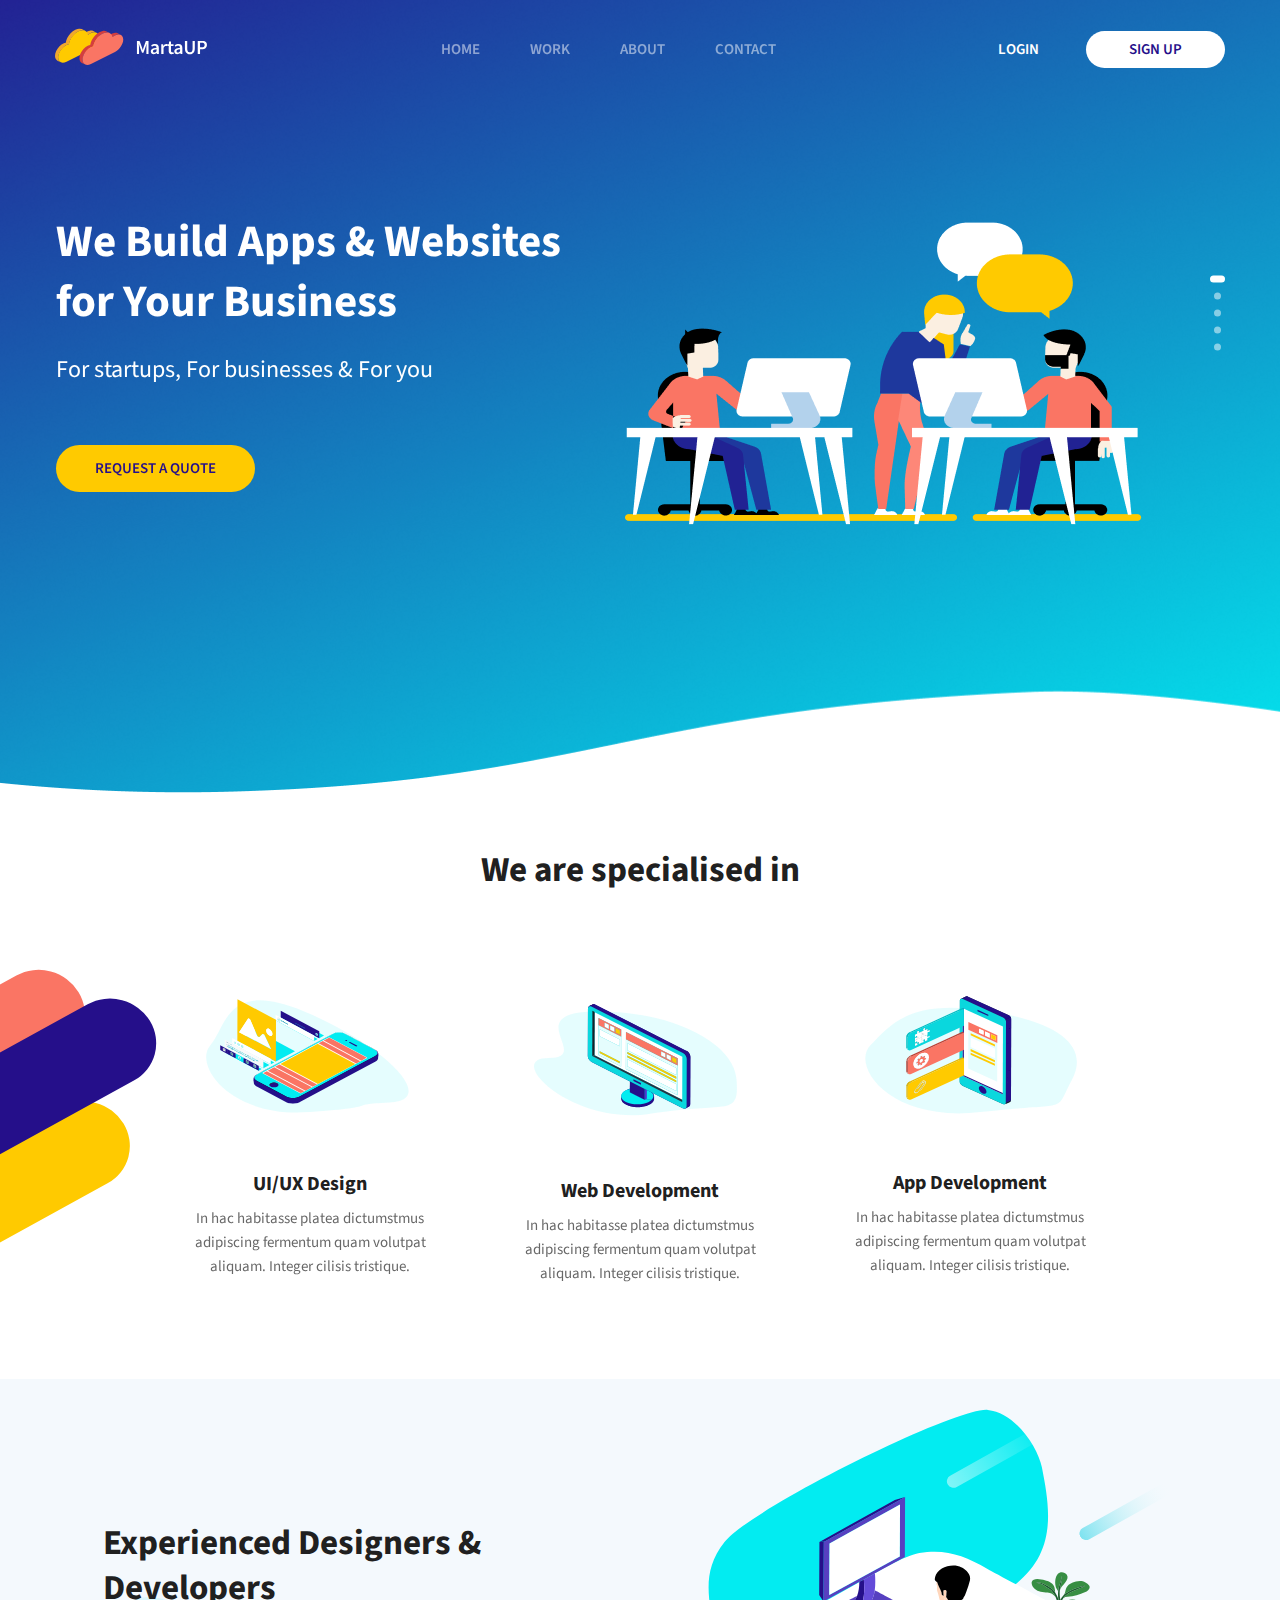
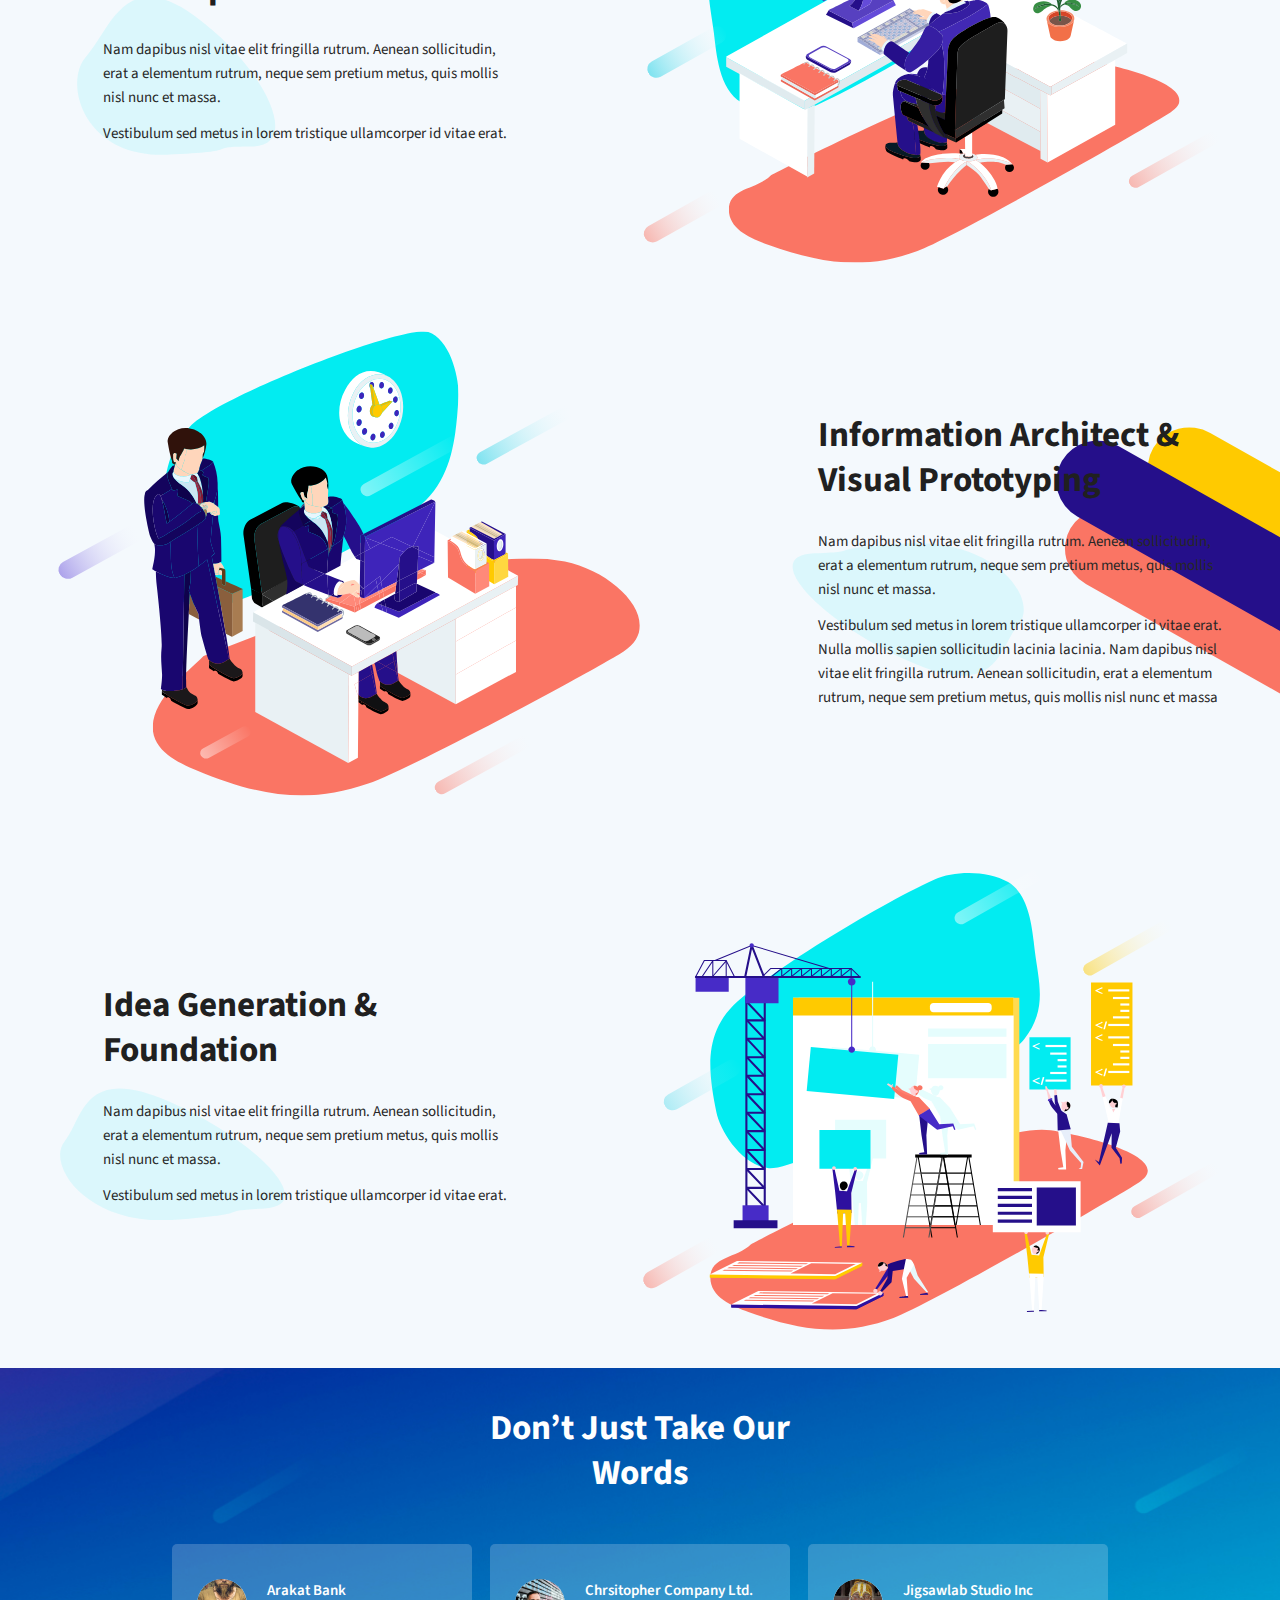
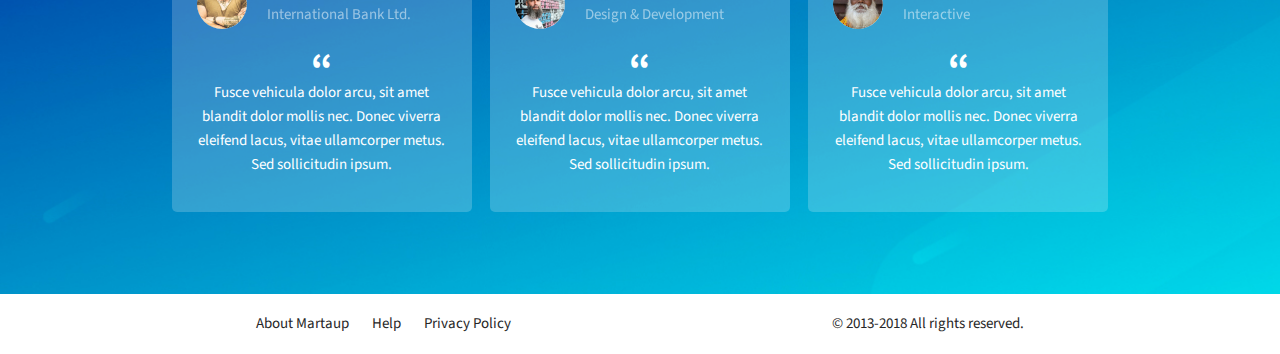
<file: files/my_works/Marta/index.html>
<!DOCTYPE html>

<head>
    <meta charset="utf-8">
    <meta http-equiv="X-UA-Compatible" content="IE=edge">
    <title>Marta_UP</title>
    <link href="https://fonts.googleapis.com/css2?family=Source+Sans+Pro:wght@400;600;700&display=swap"
        rel="stylesheet">
    <meta name="description" content="">
    <meta name="viewport" content="width=device-width, initial-scale=1">
    <link rel="stylesheet" href="css/reset.css">
    <link rel="stylesheet" href="css/slick.css">
    <link rel="stylesheet" href="css/style.css">
</head>

<body>
    <header class="header">
        <div class="container">
            <div class="header__top">
                <div class="logo">
                    <a href="#">
                        <img src="img/Logo.svg" alt="Icon">
                    </a>
                </div>
                <nav class="menu">
                    <div class="menu__btn">
                        <span>
                            
                        </span>
                    </div>
                    <ul class="menu__list">
                        <li><a href="#">Home</a></li>
                        <li><a href="#">Work</a></li>
                        <li><a href="#">About</a></li>
                        <li><a href="#">Contact</a></li>
                    </ul>
                </nav>

                </nav>
                <div class="header-btn">
                    <a class="login" href="">Login</a>
                    <a class="sign-up" href="">sign up</a>
                </div>
            </div>
             <div class="header-slider">
                <div class="header-slider__item">
                    <div class="header-slider__item-content">
                        <div class="header-slider__item-info">
                            <h3 class="header-slider__title">We Build Apps & Websites
                                for Your Business</h3>
                            <div class="header-slider_description">
                                For startups, For businesses & For you
                            </div>
                            <a class="header-slider__btn" href="#">
                                Request a quote
                            </a>
                        </div>
                        <div class="header-slider__item-images">
                            <img src="img/Icon1.png" alt="">

                        </div>
                    </div>
                </div>
                <div class="header-slider__item">
                    <div class="header-slider__item-content">
                        <div class="header-slider__item-info">
                            <h3 class="header-slider__title">We Build Apps & Websites
                                for Your Business</h3>
                            <div class="header-slider_description">
                                For startups, For businesses & For you
                            </div>
                            <a class="header-slider__btn" href="#">
                                Request a quote
                            </a>
                        </div>
                        <div class="header-slider__item-images">
                            <img src="img/Icon1.png" alt="">

                        </div>
                    </div>
                </div>
                <div class="header-slider__item">
                    <div class="header-slider__item-content">
                        <div class="header-slider__item-info">
                            <h3 class="header-slider__title">We Build Apps & Websites
                                for Your Business</h3>
                            <div class="header-slider_description">
                                For startups, For businesses & For you
                            </div>
                            <a class="header-slider__btn" href="#">
                                Request a quote
                            </a>
                        </div>
                        <div class="header-slider__item-images">
                            <img src="img/Icon1.png" alt="">

                        </div>
                    </div>
                </div>
                <div class="header-slider__item">
                    <div class="header-slider__item-content">
                        <div class="header-slider__item-info">
                            <h3 class="header-slider__title">We Build Apps & Websites
                                for Your Business</h3>
                            <div class="header-slider_description">
                                For startups, For businesses & For you
                            </div>
                            <a class="header-slider__btn" href="#">
                                Request a quote
                            </a>
                        </div>
                        <div class="header-slider__item-images">
                            <img src="img/Icon1.png" alt="">

                        </div>
                    </div>
                </div>
                <div class="header-slider__item">
                    <div class="header-slider__item-content">
                        <div class="header-slider__item-info">
                            <h3 class="header-slider__title">We Build Apps & Websites
                                for Your Business</h3>
                            <div class="header-slider_description">
                                For startups, For businesses & For you
                            </div>
                            <a class="header-slider__btn" href="#">
                                Request a quote
                            </a>
                        </div>
                        <div class="header-slider__item-images">
                            <img src="img/Icon1.png" alt="">

                        </div>
                    </div>
                </div>

            </div>
        </div>

    </header>
    <section class="specialised">
        <div class="container">
            <div class="specialised__title title">
                We are specialised in
            </div>
            <div class="specialised__items">
                <div class="specialised__item">
                    <div class="specialised__item-img">
                        <img src="img/special-1.svg" alt="">
                    </div>

                    <div class="specialised__item-title">UI/UX Design

                    </div>
                    <div class="specialised__item-text">
                        In hac habitasse platea dictumstmus adipiscing fermentum quam volutpat aliquam. Integer cilisis
                        tristique.
                    </div>

                </div>

                <div class="specialised__item">
                    <div class="specialised__item-img">
                        <img src="img/special-2.svg" alt="">
                    </div>
                    <div class="specialised__item-title">Web Development

                    </div>
                    <div class="specialised__item-text">
                        In hac habitasse platea dictumstmus adipiscing fermentum quam volutpat aliquam. Integer cilisis
                        tristique.
                    </div>

                </div>

                <div class="specialised__item">
                    <div class="specialised__item-img">
                        <img src="img/special-3.svg" alt="">
                    </div>
                    <div class="specialised__item-title">App Development

                    </div>
                    <div class="specialised__item-text">
                        In hac habitasse platea dictumstmus adipiscing fermentum quam volutpat aliquam. Integer cilisis
                        tristique.
                    </div>

                </div>
            </div>
        </div>

    </section>

    <section class="advantages">
        <div class="container">

            <div class="advantages-box">

                <div class="advantages-box__info">
                    <div class="advantages-box__title">Experienced Designers &
                        Developers
                    </div>
                    <div class="advantages-box__text">
                        <p> Nam dapibus nisl vitae elit fringilla rutrum. Aenean sollicitudin, erat a elementum rutrum,
                            neque sem pretium metus, quis mollis nisl nunc et massa.
                        </p>
                        <p>Vestibulum sed metus in lorem tristique ullamcorper id vitae erat.</p>
                    </div>
                </div>
                <div class="advantges-box__images">
                    <img src="img/advantages-1.svg" alt="">
                </div>
            </div>

            <div class="advantages-box advantages-box--right">

                <div class="advantages-box__info">
                    <div class="advantages-box__title">Information Architect &
                        Visual Prototyping
                    </div>
                    <div class="advantages-box__text">
                        <p> Nam dapibus nisl vitae elit fringilla rutrum. Aenean sollicitudin, erat a elementum rutrum,
                            neque sem pretium metus, quis mollis nisl nunc et massa.
                        </p>
                        <p>Vestibulum sed metus in lorem tristique ullamcorper id vitae erat. Nulla mollis sapien
                            sollicitudin lacinia lacinia. Nam dapibus nisl vitae elit fringilla rutrum. Aenean
                            sollicitudin, erat a elementum rutrum, neque sem pretium metus, quis mollis nisl nunc et
                            massa</p>
                    </div>
                </div>
                <div class="advantges-box__images">
                    <img src="img/advantages-2.svg" alt="">
                </div>
            </div>

            <div class="advantages-box">

                <div class="advantages-box__info advantages-box__info--bg">
                    <div class="advantages-box__title">Idea Generation & Foundation
                    </div>
                    <div class="advantages-box__text">
                        <p> Nam dapibus nisl vitae elit fringilla rutrum. Aenean sollicitudin, erat a elementum rutrum,
                            neque sem pretium metus, quis mollis nisl nunc et massa.
                        </p>
                        <p>Vestibulum sed metus in lorem tristique ullamcorper id vitae erat.</p>
                    </div>
                </div>
                <div class="advantges-box__images">
                    <img src="img/advantages-3.svg" alt="">
                </div>
            </div>
        </div>
    </section>

    <section class="reviews">
        <div class="container">
            <div class="reviews__title title">Don’t Just Take Our Words</div>
            <div class="reviews__items">
                <div class="reviews__item">
                    <div class="reviews__item-head">
                        <img src="img/user-1.jpg" alt="">
                        <div class="reviews__item-info">
                            <div class="reviews__item-name">Arakat Bank</div>
                            <div class="reviews__item-position">International Bank Ltd.</div>
                        </div>
                    </div>
                    <div class="reviews__item-text">
                        Fusce vehicula dolor arcu, sit amet blandit dolor mollis nec. Donec viverra eleifend lacus,
                        vitae ullamcorper metus. Sed sollicitudin ipsum.
                    </div>
                </div>
                <div class="reviews__item">
                    <div class="reviews__item-head">
                        <img src="img/user-2.jpg" alt="">
                        <div class="reviews__item-info">
                            <div class="reviews__item-name">Chrsitopher Company Ltd.</div>
                            <div class="reviews__item-position">Design & Development</div>
                        </div>
                    </div>
                    <div class="reviews__item-text">
                        Fusce vehicula dolor arcu, sit amet blandit dolor mollis nec. Donec viverra eleifend lacus,
                        vitae ullamcorper metus. Sed sollicitudin ipsum.
                    </div>
                </div>
                <div class="reviews__item">
                    <div class="reviews__item-head">
                        <img src="img/user-3.jpg" alt="">
                        <div class="reviews__item-info">
                            <div class="reviews__item-name">Jigsawlab Studio Inc</div>
                            <div class="reviews__item-position">Interactive</div>
                        </div>
                    </div>
                    <div class="reviews__item-text">
                        Fusce vehicula dolor arcu, sit amet blandit dolor mollis nec. Donec viverra eleifend lacus,
                        vitae ullamcorper metus. Sed sollicitudin ipsum.
                    </div>
                </div>
            </div>
        </div>

    </section>
    <section>
     <footer>
         <div class="container">
             <div class="footer__inner">
                 <div class="footer__link">
                     <a href="#">About Martaup</a>
                     <a href="#">Help</a>
                     <a href="#">Privacy Policy</a>
                 </div>
                 <div class="footer__copy">
                    © 2013-2018 All rights reserved.
                 </div>
             </div>
         </div>
     </footer>
    </section>











    <script src="https://ajax.googleapis.com/ajax/libs/jquery/3.5.1/jquery.min.js"></script>
    <script src="js/slick.min.js"></script>
    <script src="js/main.js"></script>
</body>

</html>
</file>
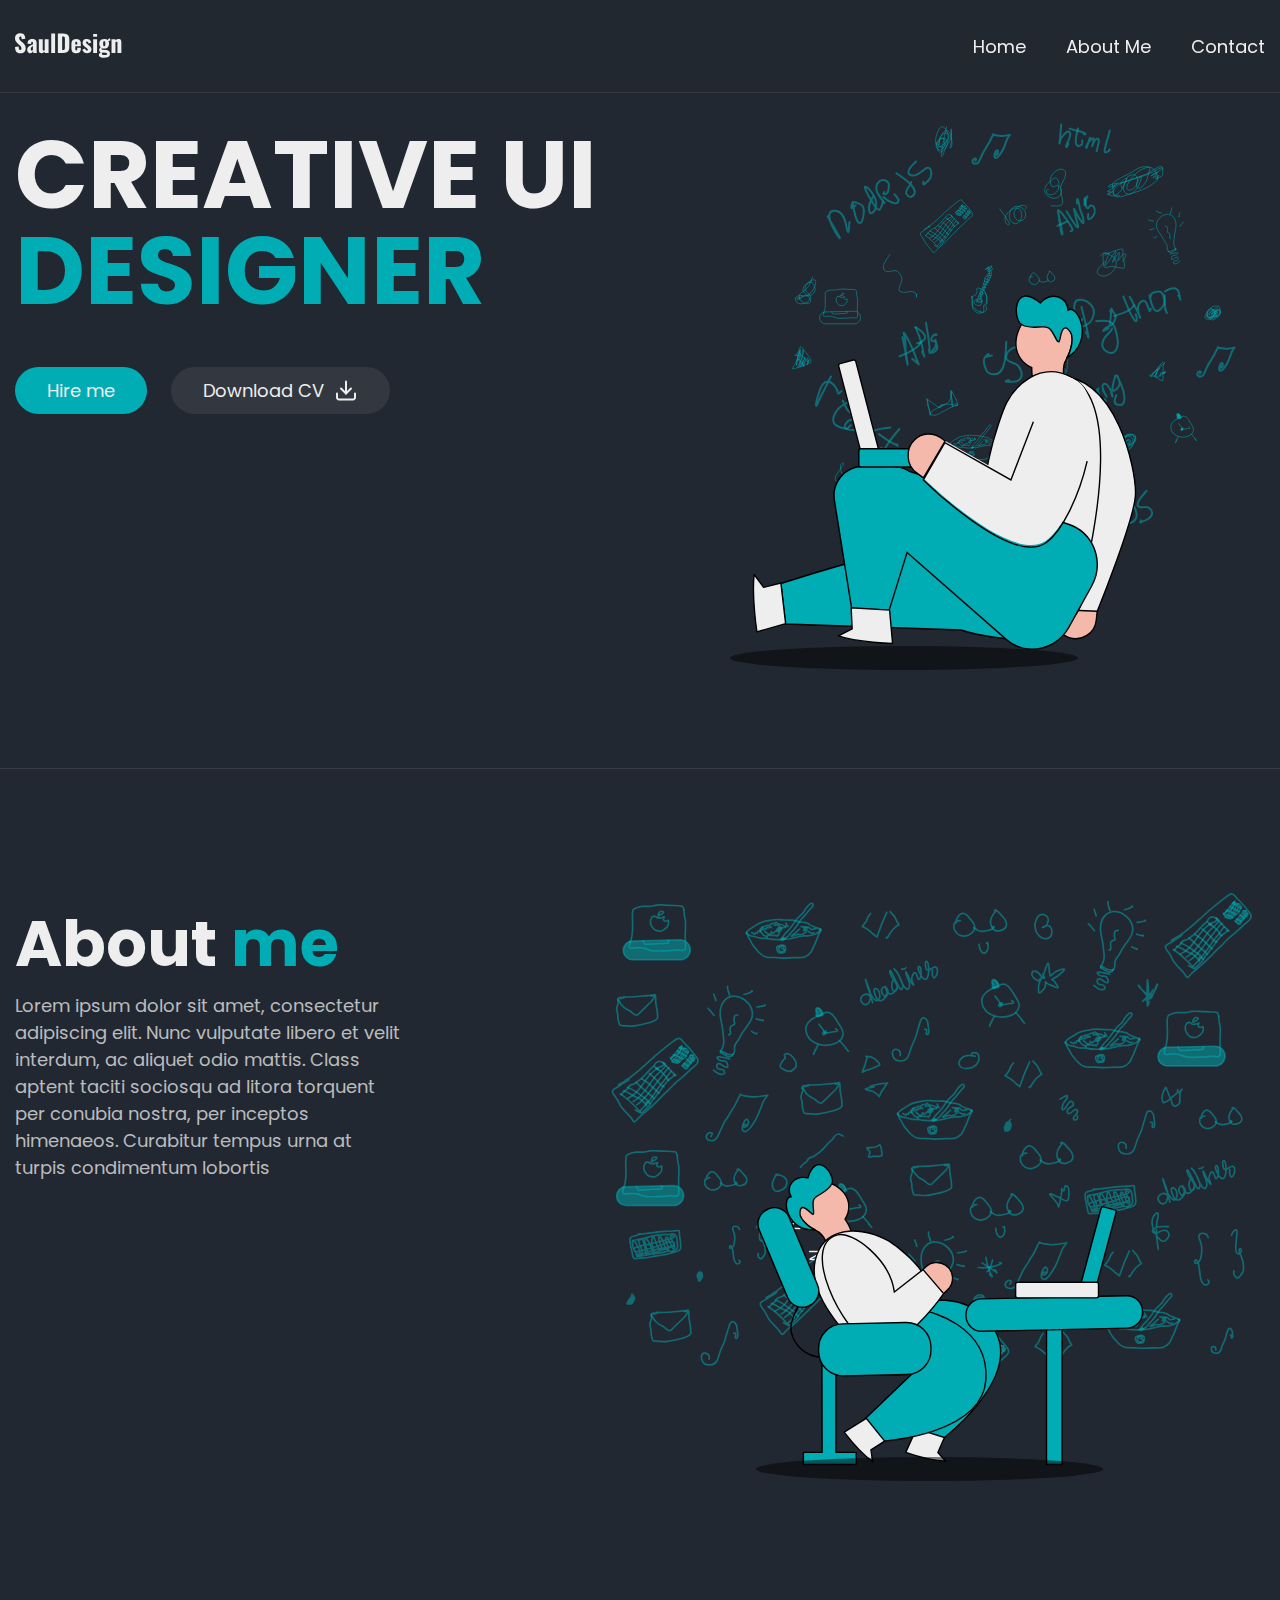
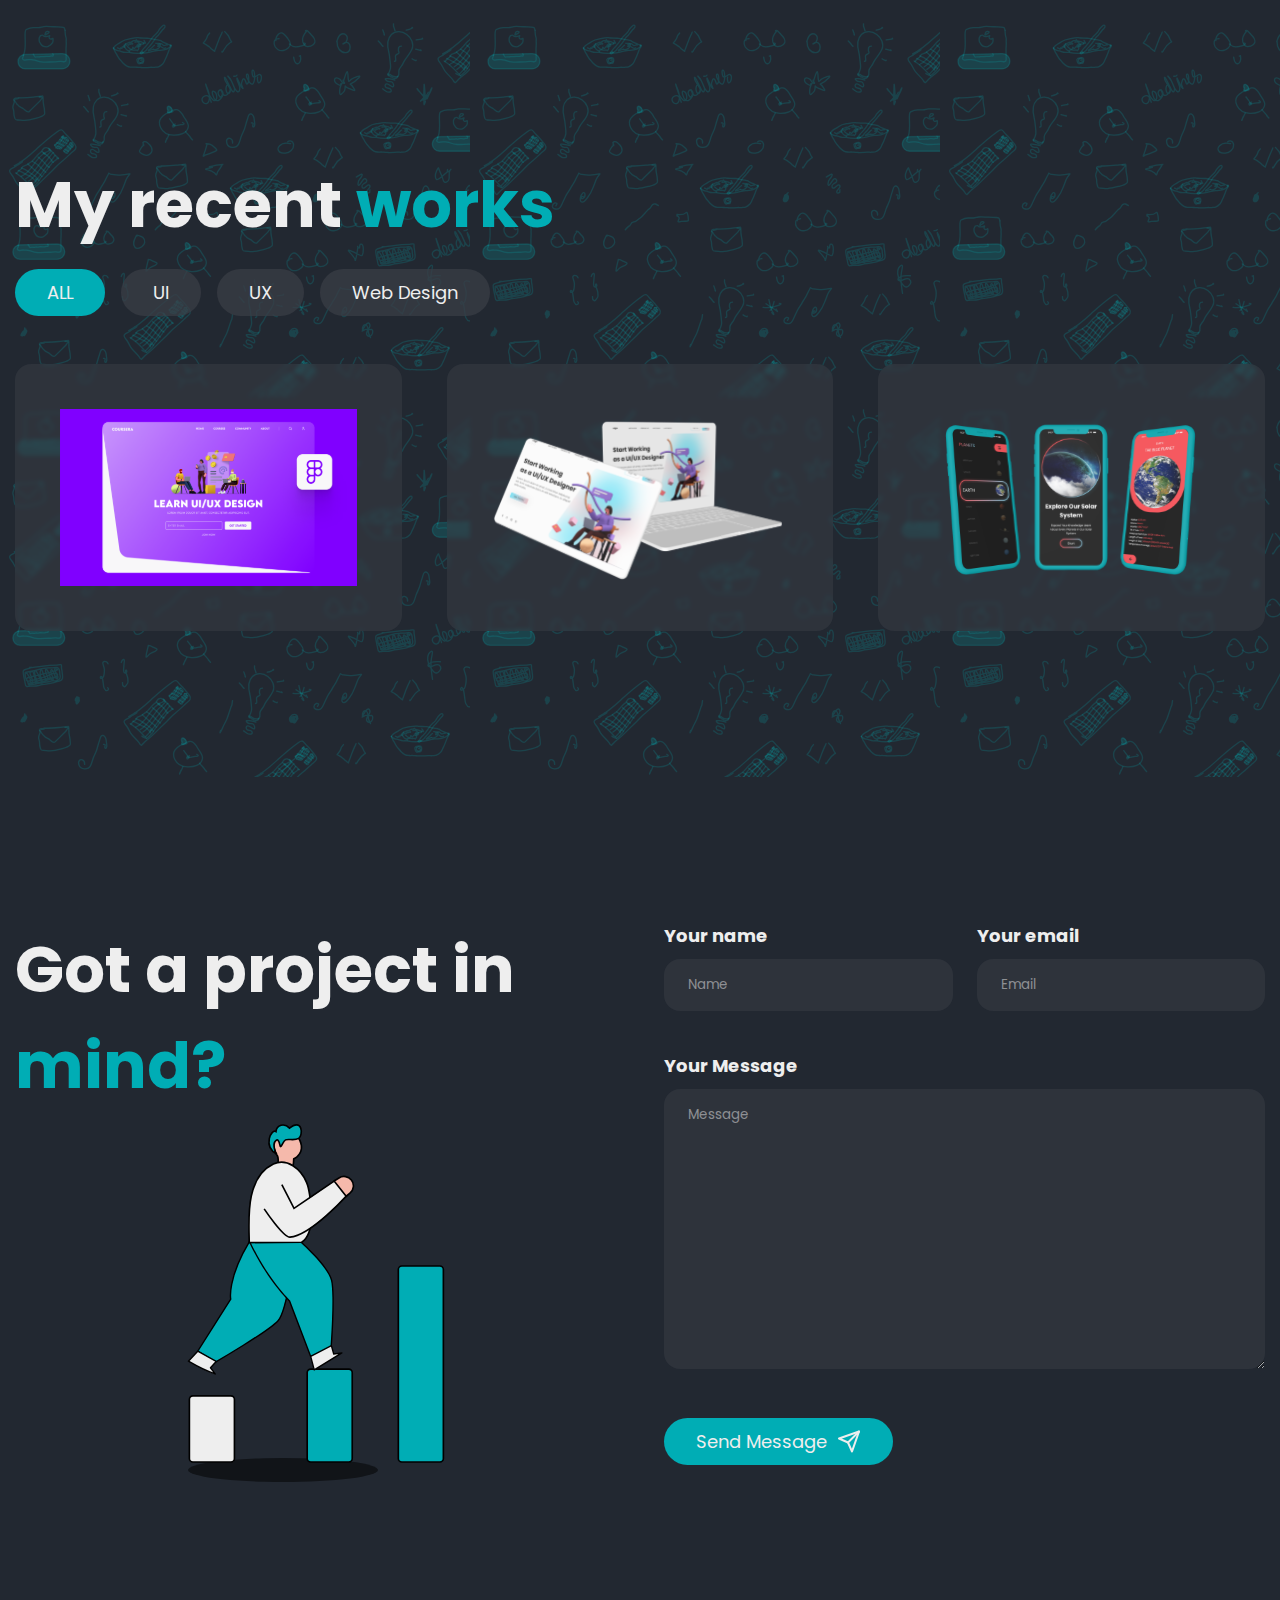
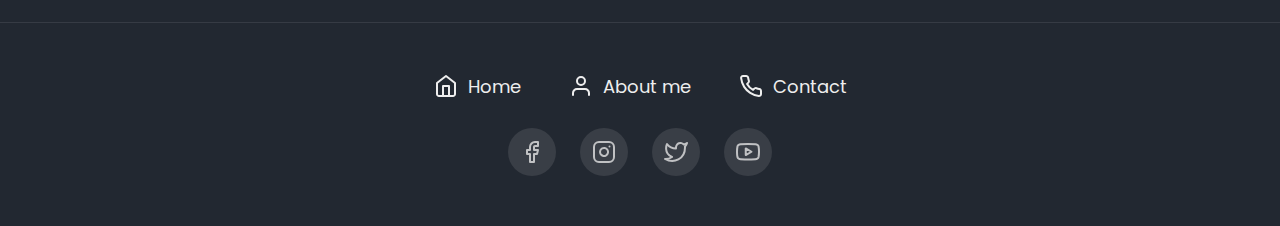
<file: files/my_works/SaulDesign/index.html>
<!DOCTYPE html>
<html lang="en">

<head>
    <meta charset="UTF-8">
    <meta http-equiv="X-UA-Compatible" content="IE=edge">
    <meta name="viewport" content="width=device-width, initial-scale=1.0">
    <link rel="stylesheet" href="css/style.css">
    <link href="https://fonts.googleapis.com/css2?family=Oswald:wght@700&family=Poppins:wght@400;700&display=swap"
        rel="stylesheet">

    <title>SaulDesign</title>
</head>

<body>
    <header class="header">
        <div class="header__container container-header">
            <a href="#" class="header__logo">
                <img src="img/header/logo.svg" alt="">
            </a>

            <nav class="header__menu menu">
                <ul class="header__menu-list">
                    <li class="header__menu-item"><a data-goto=".hire-me" href="#" class="header__menu-link">Home</a></li>
                    <li class="header__menu-item"><a data-goto=".about" href="#" class="header__menu-link">About Me</a></li>
                    <li class="header__menu-item"><a data-goto=".contact" href="#" class="header__menu-link">Contact</a></li>
                </ul>

            </nav>
        </div>

    </header>
    <main class="page">
        <section class="page-Hire_me hire-me">
            <div class="Hire_me__container">
                <div class="hire_me-content">
                    <h1 class="hire_me-title">CREATIVE UI <span>DESIGNER</span></h1>
                    <div class="hire_me-buttons">
                        <a href="#" class="hire_me-button button">Hire me</a>
                        <a href="#" class="hire_me-button_dark button button__dark"><span>Download CV</span></a>
                    </div>
                </div>
                <div class="hire_me-img">
                    <img src="img/main/page1.svg" alt="img">
                </div>
            </div>
        </section>
        <section class="page-about about">
            <div class="about__container">
                <div class="about__content">
                    <h2 class="about__title title">About <span>me</span></h2>
                    <div class="about__text about__text">
                        <p> Lorem ipsum dolor sit amet, consectetur adipiscing elit. Nunc vulputate libero et velit
                            interdum, ac aliquet odio mattis. Class aptent taciti sociosqu ad litora torquent per
                            conubia nostra, per inceptos himenaeos. Curabitur tempus urna at turpis condimentum lobortis
                        </p>
                    </div>
                    
                </div>
                <div class="about__img">
                    <img src="img/main/page2.svg" alt="img">
                </div>
            </div>

        </section>
        <section class="page-examples examples">
            <div class="examples__container">
                <h2 class="examples__title title">My recent <span>works</span></h2>
                <nav class="examples__buttons">
                    <button data-work-type="" class="examples__button button button__dark active">ALL</button>
                    <button data-work-type="ui" class="examples__button button button__dark">UI</button>
                    <button data-work-type="ux" class="examples__button button button__dark">UX</button>
                    <button data-work-type="wd" class="examples__button button button__dark">Web Design</button>
                </nav>
                <div class="examples__items-body">
                <a data-work-type="ui" href="" class="examples__items">
                    <div class="examples__item">
                        <img src="img/main/slider1.svg" alt="img">
                    </div>
                </a>
                <a data-work-type="ux" href="" class="examples__items">
                    <div class="examples__item">
                        <img src="img/main/slider2.svg" alt="img">
                    </div>
                </a>
                <a data-work-type="wd" href="" class="examples__items">
                    <div class="examples__item">
                        <img src="img/main/slider3.svg" alt="img">
                    </div>
                </a>
                </div>
            </div>
        </section>
        <section class="contact page__contact">
            <div class="contact__container ">
                <div class="contact__item">
                    <h2 class="contact__title title">Got a project in <span>mind?</span></h2>
                    <div class="contact__img">
                        <img src="img/main/page3.svg" alt="img">
                    </div>
                </div>
                <form action="#" class="contact__forms">
                    <div class="form__item">
                        <label for="i-1" class="form__label">Your name</label>
                        <input required id="i-1" type="text" class="form__input" placeholder="Name" name="name">
                    </div>
                    <div class="form__item">
                        <label for="i-2" class="form__label">Your email</label>
                        <input required id="i-2" type="email" class="form__input" placeholder="Email" name="email">
                    </div>
                    <div class="form__item">
                        <label for="i-3" class="form__label">Your Message</label>
                        <textarea id="i-3" type="text" class="form__input" placeholder="Message" name="Message"></textarea>
                    </div>
                    <div class="form__item">
                        <button type="submit" class="form__button button">Send Message<span></span></button>
                    </div>

                </form>
            </div>
        </section>
    </main>
    <footer class="footer">
        <div class="footer__container">
            <nav class="footer__menu menu-footer">
                <ul class="menu-footer__list">
                    <li class="menu-footer__item">
                        <a data-goto=".hire-me" href="" class="menu-footer__link menu-footer__link_home">Home</a>
                    </li>
                    <li class="menu-footer__item">
                        <a data-goto=".about" href="" class="menu-footer__link menu-footer__link_about">About me</a>
                    </li>
                    <li class="menu-footer__item">
                        <a data-goto=".contact" href="" class="menu-footer__link menu-footer__link_contacts">Contact</a>
                    </li>
                </ul>
            </nav>
            <div class="footer__social social">
                <a href="" class="social__link">
                    <img src="img/footer/facebook.svg" alt="facebook">
                </a>
                <a href="" class="social__link">
                    <img src="img/footer/instagram.svg" alt="instagram">
                </a>
                <a href="" class="social__link">
                    <img src="img/footer/twitter.svg" alt="twitter">
                </a>
                <a href="" class="social__link">
                    <img src="img/footer/youtube.svg" alt="youtube">
                </a>
            </div>
        </div>
    </footer>
    <script src="js/script.js"></script>
</body>

</html>
</file>
<file: files/my_works/Marta/css/style.css>
*
{box-sizing: border-box;}
body{
    font-family: 'Source Sans Pro', sans-serif;
    font-size: 15px;
    line-height: 24px;
}
a{  text-decoration: none;
    color:inherit;
}
.header{
    background-image: url(../img/Bg.png);
    min-height: 793px;
    background-repeat: no-repeat;
    background-size: cover;
    background-position: top center;
}
.container{
    max-width: 1200px;
    margin-left: auto;
    margin-right: auto;
    padding-left: 15px;
    padding-right: 15px;
    
}
.header__top{
    display: flex;
    justify-content: space-between;
    height: 100px;
    align-items: center;
}
.menu__list{
    display: flex;
}
.menu__list li+li{
    padding-left: 50px;
}
.login{
    margin-right: 44px;
    color : #fff;
    text-transform: uppercase;
    font-weight: 600;

}
.menu__list a{
    opacity: 0.5;
    color: #fff;
    font-weight: 600;
    text-transform: uppercase;
    transition: all .5s;
}
.menu__list a:hover{
    opacity: 1;
}
.sign-up{
    text-transform: uppercase;
    color: #250F8A;
    font-weight: 600;
    background-color: #fff;
    padding: 8px 43px;
    border-radius: 20px;
}
.header-slider {
    padding-top: 111px;
}
.header-slider__item-content {
    display: flex;
    justify-content: space-between;
}
.header-slider__item-info {
    max-width: 506px;
    color: #fff;
}
.header-slider__title {
    font-weight: 700;
    font-size: 45px;
    line-height: 60px;
    margin-bottom: 10px;
}
.header-slider_description {
    font-size: 24px;
    line-height: 55px;
    margin-bottom: 60px;
}
.header-slider__btn {
    text-transform: uppercase;
    font-weight: 600;
    padding:13px 39px;
    color: #250F8A;
    background-color: #FFCA00;;
    border-radius: 25px;
}
.header-slider__item-images {
    margin: 10px 82px 0 0;
}
.header-dots{
    list-style: none;
    position: absolute;
    right: 0;
    top:50%;
    transform: translateY(-50%)
}
.header-dots button{
    border:none;
    background-color: #fff;
    opacity: 0.5;
    font-size: 0;
    padding: 0;
    width: 7px;
    height: 7px;
    border-radius: 3.5px;
    cursor: pointer;
    outline: none;
    margin: 10px auto;
    display: block;
}
.header-dots .slick-active button{
    width: 15px;
    opacity: 1;
}
.specialised {
    padding: 55px 0 93px;
    background-image: url(../img/special-bg.svg);
    background-position: left bottom;
    background-repeat: no-repeat;
    color:#202020;
    text-align: center;

}
@media(max-width:767px){
    .specialised{
        background-image: none;
    }
}
.specialised__title {
    margin-bottom: 96px;

}
.title {
    font-size: 35px;
    line-height: 45px;
    font-weight: 700;
    text-align: center;
}
.specialised__items {
 
    display: flex;
    justify-content: space-around;
    flex-wrap: wrap;
    gap:10px;
    
    max-width: 980px;
    margin: 0 auto;

}
.specialised__item {
    width: 280px;
}
.specialised__item-img {
    margin-bottom:23px;
    min-height: 159px;
}
.specialised__item-title {
    font-size: 20px;
    font-weight: 700;
    color: #202020;
    margin-bottom:11px;
}
.specialised__item-text {
    padding:0 10px;
    color: #272727;
    opacity: 0.7;
}

.advantages {
   
    background-color:#F4F9FD;
    background-image: url(../img/bg1.svg);
    background-repeat: no-repeat;
    background-position: center right;
}


@media(max-width:767px){
    .advantages{
        background-image: none;
    }
}
.advantages-box {
    display: flex;
    justify-content: space-between;
    padding-bottom: 30px;
    padding-top: 30px;
}
.advantges-box__images{
    align-self: center;
    flex: 0 1 50%;
}
.advantges-box__images img{
   
   width: 100%;
    
}
.advantages-box--right .advantages-box__info{
    order: 1;
    background-image: url(../img/title-bg-2.svg);
    background-position: 22px 130px;
}
.advantages-box__info {
    max-width: 455px;
    flex: 0 1 50%;
    align-self: center;
    
    
    background-image: url(../img/title-bg-1.svg);
    background-repeat: no-repeat;
    background-position: 22px 76px;
}
.advantages-box__info--bg {

    background-image: url(../img/title-bg-3.svg);
    background-position: 5px 105px;
}
.advantages-box__title {
    
    font-weight: bold;
    line-height: 45px;
    font-size: 35px;
    color: #202020;
    padding-bottom: 15px;
    padding-left:48px;

}
.advantages-box__text {
    color: #272727;
    font-weight: 400;
    padding-left:48px;
}
.advantages-box__text p {
    margin: 12px 0;


}
.reviews {
    background-image: url(../img/bg-bottom.jpg);
    background-repeat: no-repeat;
    background-position: center;
    background-size: cover;
    padding:38px 0 82px;

}

.reviews__title {
    color:#fff;
    max-width: 384px;
    margin:0 auto 48px;
   
   
}
.reviews__items {
    display: flex;
    justify-content: space-around;
    flex-wrap: wrap;
    max-width: 940px;
    gap:15px;
    margin: 0 auto;

}
.reviews__item {
    width: 300px;
    background-color: rgba(255, 255, 255, 0.2);
    border-radius: 5px;
    padding: 35px 25px;
    color: #fff;


}
.reviews__item-head {
    margin-bottom: 13px;
    display: flex;

}
.reviews__item-head img{
border-radius: 50%;
margin-right: 20px;

}
.reviews__item-name {
    font-weight: 600;
}
.reviews__item-position {
    
    opacity: 0.5;
}
.reviews__item-text {
    text-align: center;
    padding-top: 39px;
    position: relative;
}
.reviews__item-text::before {
    content: "“";
    font-size: 40px;
    line-height: 55px;
    font-weight: 700;
    position: absolute;
    top:0;
    left:0;
    right:0;

}

.footer__inner {
    
    color: #272727;
    display: flex;
    align-items: center;
    flex-wrap: wrap;
    height: 60px;
    justify-content: space-around;
    padding: 0 40px;


}
.footer__link a+a{
    margin-left: 20px;  
}
@media(max-width:1190px){
    .header{
        min-height: 600px;
    }
    .header-slider__item-images{
        margin:50px 20px 0 0 ;

    }
    .header-slider__item-images img{
        width: 80%;
        
    }
    .header-slider__item-info{
        padding: 50px 0;
    }
    .header-slider{
        padding-top: 25px ;
    }
}




@media(max-width:924px){
.header__top{
    flex-wrap: wrap;
}
.header-btn{
    width: 100%;
    text-align: right;
}
.login{
    margin-right: 30px;
}
}
@media(max-width:900px){
    .header-slider__item-images{
        display: none;
    }
}
@media(max-width: 570px){
    .advantages-box{
        flex-direction: column;
        padding-bottom: 30px;
    }
    .advantages-box--right .advantages-box__info{
        order: 0;}
    .specialised__title {
            margin-bottom: 30px;
    }
    .header-slider__title{
        font-size: 35px;
        line-height: 40px;
    }
    .header-slider_description {
        font-size: 20px;
        line-height: 30px;
        margin-bottom: 30px;
    }
}
@media(max-width:570px){
    .menu__list{   
        display: none;
        position: absolute;
        top: 120px;
        width: 100%;
        left: 0;
        text-align: center;
        background-color: #1b4ca7;
        z-index: 5;
    }
    .menu__list li+li{
        padding-left: 0px;}
    .menu__list a{
        display: block;
        padding:10px 0;
    }
    
    .menu__btn{
        width: 30px;
        height: 20px;
        position: relative;
        
    }
    .menu__btn span{
        width: 100%;
        height: 2px;
        background-color: #fff;
        top: 9px;
        position: absolute;

    }
    .menu__btn::after,
    .menu__btn::before{
        content: "";
        width: 100%;
        height: 2px;
        background-color: #fff;
        position: absolute;
    }
    .menu__btn::after{
        top:0;
    } 
    .menu__btn::before{
        bottom:0;
    }
    .header-slider__item-info{
        padding: 10px 0;
    }
    .header{
        min-height: 450px;
    }
    .header-slider_description{
        margin-bottom: 20px;
    }
    

}












@media (min-width:570px){
    .menu__list{ 
        display: flex !important;
     }
}
</file>
<file: css/style.min.css>
*,::after,::before{padding:0;margin:0;border:0;box-sizing:border-box}a{text-decoration:none;color:inherit}li,ol,ul{list-style:none}img{vertical-align:top}h1,h2,h3,h4,h5,h6{font-size:inherit}body,html{height:100%;line-height:1}button,input,textarea{font-weight:inherit;font-size:inherit;color:inherit;font-family:inherit}button{cursor:pointer;background-color:inherit}@font-face{font-family:icons;font-display:swap;src:url(../fonts/icons.woff2) format("woff2"),url(../fonts/icons.woff) format("woff");font-weight:400;font-style:normal}.content-career .navigation-career__title::after,.navigation-career__title.tab-active::after,[class*=_icon-]:before{font-family:icons;font-style:normal;font-weight:400;font-variant:normal;text-transform:none;line-height:1;-webkit-font-smoothing:antialiased;-moz-osx-font-smoothing:grayscale}[class*=_icon-]:before{display:block}._icon-link:before{content:"\e900"}._icon-s-git:before{content:"\e901"}._icon-s-instagram:before{content:"\e902"}._icon-slider-arrows:before{content:"\e903"}._icon-slider-arrows2:before{content:"\e904"}._icon-s-linkedin:before{content:"\e905"}._icon-s-mail:before{content:"\e906"}._icon-s-phone:before{content:"\e907"}._icon-s-telegram:before{content:"\e908"}._icon-s-twitter:before{content:"\e909"}[class*=__container]{max-width:1230px;margin:0 auto;padding:0 15px;min-height:100%}body{font-family:Inter}@font-face{font-family:swiper-icons;src:url("data:application/font-woff;charset=utf-8;base64, [base64]//wADZ2x5ZgAAAywAAADMAAAD2MHtryVoZWFkAAABbAAAADAAAAA2E2+eoWhoZWEAAAGcAAAAHwAAACQC9gDzaG10eAAAAigAAAAZAAAArgJkABFsb2NhAAAC0AAAAFoAAABaFQAUGG1heHAAAAG8AAAAHwAAACAAcABAbmFtZQAAA/gAAAE5AAACXvFdBwlwb3N0AAAFNAAAAGIAAACE5s74hXjaY2BkYGAAYpf5Hu/j+W2+MnAzMYDAzaX6QjD6/4//Bxj5GA8AuRwMYGkAPywL13jaY2BkYGA88P8Agx4j+/8fQDYfA1AEBWgDAIB2BOoAeNpjYGRgYNBh4GdgYgABEMnIABJzYNADCQAACWgAsQB42mNgYfzCOIGBlYGB0YcxjYGBwR1Kf2WQZGhhYGBiYGVmgAFGBiQQkOaawtDAoMBQxXjg/wEGPcYDDA4wNUA2CCgwsAAAO4EL6gAAeNpj2M0gyAACqxgGNWBkZ2D4/wMA+xkDdgAAAHjaY2BgYGaAYBkGRgYQiAHyGMF8FgYHIM3DwMHABGQrMOgyWDLEM1T9/w8UBfEMgLzE////P/5//f/V/xv+r4eaAAeMbAxwIUYmIMHEgKYAYjUcsDAwsLKxc3BycfPw8jEQA/[base64]/uznmfPFBNODM2K7MTQ45YEAZqGP81AmGGcF3iPqOop0r1SPTaTbVkfUe4HXj97wYE+yNwWYxwWu4v1ugWHgo3S1XdZEVqWM7ET0cfnLGxWfkgR42o2PvWrDMBSFj/IHLaF0zKjRgdiVMwScNRAoWUoH78Y2icB/yIY09An6AH2Bdu/UB+yxopYshQiEvnvu0dURgDt8QeC8PDw7Fpji3fEA4z/PEJ6YOB5hKh4dj3EvXhxPqH/SKUY3rJ7srZ4FZnh1PMAtPhwP6fl2PMJMPDgeQ4rY8YT6Gzao0eAEA409DuggmTnFnOcSCiEiLMgxCiTI6Cq5DZUd3Qmp10vO0LaLTd2cjN4fOumlc7lUYbSQcZFkutRG7g6JKZKy0RmdLY680CDnEJ+UMkpFFe1RN7nxdVpXrC4aTtnaurOnYercZg2YVmLN/d/gczfEimrE/fs/bOuq29Zmn8tloORaXgZgGa78yO9/cnXm2BpaGvq25Dv9S4E9+5SIc9PqupJKhYFSSl47+Qcr1mYNAAAAeNptw0cKwkAAAMDZJA8Q7OUJvkLsPfZ6zFVERPy8qHh2YER+3i/BP83vIBLLySsoKimrqKqpa2hp6+jq6RsYGhmbmJqZSy0sraxtbO3sHRydnEMU4uR6yx7JJXveP7WrDycAAAAAAAH//wACeNpjYGRgYOABYhkgZgJCZgZNBkYGLQZtIJsFLMYAAAw3ALgAeNolizEKgDAQBCchRbC2sFER0YD6qVQiBCv/H9ezGI6Z5XBAw8CBK/m5iQQVauVbXLnOrMZv2oLdKFa8Pjuru2hJzGabmOSLzNMzvutpB3N42mNgZGBg4GKQYzBhYMxJLMlj4GBgAYow/P/PAJJhLM6sSoWKfWCAAwDAjgbRAAB42mNgYGBkAIIbCZo5IPrmUn0hGA0AO8EFTQAA") format("woff");font-weight:400;font-style:normal}:root{--swiper-theme-color:#007aff}.swiper{margin-left:auto;margin-right:auto;position:relative;overflow:hidden;list-style:none;padding:0;z-index:1}.swiper-vertical>.swiper-wrapper{flex-direction:column}.swiper-wrapper{position:relative;width:100%;height:100%;z-index:1;display:flex;transition-property:transform;box-sizing:content-box}.swiper-android .swiper-slide,.swiper-wrapper{transform:translate3d(0,0,0)}.swiper-pointer-events{touch-action:pan-y}.swiper-pointer-events.swiper-vertical{touch-action:pan-x}.swiper-slide{flex-shrink:0;width:100%;height:100%;position:relative;transition-property:transform}.swiper-slide-invisible-blank{visibility:hidden}.swiper-autoheight,.swiper-autoheight .swiper-slide{height:auto}.swiper-autoheight .swiper-wrapper{align-items:flex-start;transition-property:transform,height}.swiper-backface-hidden .swiper-slide{transform:translateZ(0);-webkit-backface-visibility:hidden;backface-visibility:hidden}.swiper-3d,.swiper-3d.swiper-css-mode .swiper-wrapper{perspective:1200px}.swiper-3d .swiper-cube-shadow,.swiper-3d .swiper-slide,.swiper-3d .swiper-slide-shadow,.swiper-3d .swiper-slide-shadow-bottom,.swiper-3d .swiper-slide-shadow-left,.swiper-3d .swiper-slide-shadow-right,.swiper-3d .swiper-slide-shadow-top,.swiper-3d .swiper-wrapper{transform-style:preserve-3d}.swiper-3d .swiper-slide-shadow,.swiper-3d .swiper-slide-shadow-bottom,.swiper-3d .swiper-slide-shadow-left,.swiper-3d .swiper-slide-shadow-right,.swiper-3d .swiper-slide-shadow-top{position:absolute;left:0;top:0;width:100%;height:100%;pointer-events:none;z-index:10}.swiper-3d .swiper-slide-shadow{background:rgba(0,0,0,.15)}.swiper-3d .swiper-slide-shadow-left{background-image:linear-gradient(to left,rgba(0,0,0,.5),rgba(0,0,0,0))}.swiper-3d .swiper-slide-shadow-right{background-image:linear-gradient(to right,rgba(0,0,0,.5),rgba(0,0,0,0))}.swiper-3d .swiper-slide-shadow-top{background-image:linear-gradient(to top,rgba(0,0,0,.5),rgba(0,0,0,0))}.swiper-3d .swiper-slide-shadow-bottom{background-image:linear-gradient(to bottom,rgba(0,0,0,.5),rgba(0,0,0,0))}.swiper-css-mode>.swiper-wrapper{overflow:auto;scrollbar-width:none;-ms-overflow-style:none}.swiper-css-mode>.swiper-wrapper::-webkit-scrollbar{display:none}.swiper-css-mode>.swiper-wrapper>.swiper-slide{scroll-snap-align:start start}.swiper-horizontal.swiper-css-mode>.swiper-wrapper{scroll-snap-type:x mandatory}.swiper-vertical.swiper-css-mode>.swiper-wrapper{scroll-snap-type:y mandatory}.swiper-centered>.swiper-wrapper::before{content:"";flex-shrink:0;order:9999}.swiper-centered.swiper-horizontal>.swiper-wrapper>.swiper-slide:first-child{-webkit-margin-start:var(--swiper-centered-offset-before);margin-inline-start:var(--swiper-centered-offset-before)}.swiper-centered.swiper-horizontal>.swiper-wrapper::before{height:100%;width:var(--swiper-centered-offset-after)}.swiper-centered.swiper-vertical>.swiper-wrapper>.swiper-slide:first-child{-webkit-margin-before:var(--swiper-centered-offset-before);margin-block-start:var(--swiper-centered-offset-before)}.swiper-centered.swiper-vertical>.swiper-wrapper::before{width:100%;height:var(--swiper-centered-offset-after)}.swiper-centered>.swiper-wrapper>.swiper-slide{scroll-snap-align:center center;scroll-snap-stop:always}.title__label{text-transform:uppercase;font-weight:500;font-size:.75rem;line-height:2;letter-spacing:.625rem;color:#656d72;display:flex;align-items:center;gap:1rem}.title__label::before{content:"";width:1rem;height:.125rem;background-color:#d9d9d9}.title__label:not(:last-child){margin-bottom:.75rem}.title__value{font-family:"Plus Jakarta Sans";font-weight:700;font-size:2.25rem;line-height:1.25}.title__value span{color:#7e74f1}.title__value__big{font-size:2.75rem;line-height:2.25rem}.text{line-height:2rem;color:#232e35}.text p:not(:last-child){margin-bottom:1rem}.social{display:flex;flex-wrap:wrap;align-items:center;-moz-column-gap:2.0625rem;column-gap:2.0625rem}.social__link{font-size:1.375rem;transition:color .3s ease 0s;animation:slide-in-bl 1s cubic-bezier(.25,.46,.45,.94) both}@keyframes slide-in-bl{0%{transform:translateY(1000px) translateX(-1000px);opacity:0}100%{transform:translateY(0) translateX(0);opacity:1}}.category-link{display:inline-block;border:1px solid #f1f1f1;border-radius:.25rem;font-size:.75rem;line-height:1.25;color:#656d72;padding:.25rem .5rem;transition:all .8s ease 0s}.header{position:fixed;width:100%;top:0;left:0;z-index:5;background:linear-gradient(#fff,rgba(255,255,255,.9))}.header__container{display:flex;align-items:center;justify-content:space-between;gap:1rem;min-height:123px}.header__logo{display:flex;animation:slide-in-left 1s cubic-bezier(.25,.46,.45,.94) both;z-index:5}@keyframes slide-in-left{0%{transform:translateX(-1000px);opacity:0}100%{transform:translateX(0);opacity:1}}.header__logo img{width:9rem;height:auto;position:relative}.header__actions{display:flex;align-items:center;gap:.9375rem}.header__button{position:relative;z-index:5;border:.0625rem solid #f1f1f1;border-radius:.5rem;padding:.9375rem 1.4375rem;font-weight:500;font-size:.875rem;line-height:1.21428571rem;transition:all .3s ease 0s;animation:slide-in-right 1s cubic-bezier(.25,.46,.45,.94) both}@keyframes slide-in-right{0%{transform:translateX(1000px);opacity:0}100%{transform:translateX(0);opacity:1}}.header__button:hover{color:#f1f1f1;background-color:#7e74f1}.menu__list{display:flex;-moz-column-gap:56px;column-gap:56px;flex-wrap:wrap}.menu__item{text-align:right;animation:slide-in-top 1s cubic-bezier(.25,.46,.45,.94) both}@keyframes slide-in-top{0%{transform:translateY(-1000px);opacity:0}100%{transform:translateY(0);opacity:1}}.menu__link{font-weight:500;line-height:1.1875rem;transition:all .3s ease 0s}.menu__link:hover{color:#7e74f1}.icon__menu{display:none}.main-section__container{padding-top:8rem;padding-bottom:8rem;display:grid;align-items:center;grid-template-columns:repeat(2,1fr);-moz-column-gap:1rem;column-gap:1rem}.main-section__title:not(:last-child){margin-bottom:3rem}.main-section__text:not(:last-child){margin-bottom:3rem}.decor-main-section{width:100%;justify-self:end;max-width:336px}.decor-main-section__image{position:relative;padding-bottom:119.047619%;border-radius:1rem}.decor-main-section__image::after,.decor-main-section__image::before{content:"";position:absolute;top:0;left:0;width:100%;height:100%;border-radius:1rem}.decor-main-section__image::before{z-index:1;background-color:#7e74f1;transform:rotate(-9.55deg)}.decor-main-section__image::after{z-index:2;background:#eae6fe url(../img/main/main/lines.svg) top right no-repeat}.decor-main-section__picture{z-index:3;position:absolute;bottom:0;left:0;max-width:100%;border-radius:0 0 0 1rem}.page__services{background-color:#fbfbfb}.services-section__container{padding-top:8rem;padding-bottom:8rem;display:flex;flex-direction:column;justify-content:center;align-items:center}.services-section__skills{width:100%;padding-top:5.375rem;display:grid;grid-template-columns:repeat(auto-fill,minmax(17.5rem,1fr));gap:3.5rem;justify-items:center}.services-section__item{background-color:#fff;border-radius:.5rem;display:flex;flex-direction:column;align-items:center;text-align:center;padding:3.125rem;color:#232e35}.services-section__icon{background:#f5f3fe;border-radius:1rem;padding:1rem;max-width:3.5rem}.services-section__item-title{padding:1.25rem;font-family:"Plus Jakarta Sans";line-height:1.25rem;font-weight:500}.services-section__item-text{font-size:.875rem;line-height:1.5rem}.portfolio__container{padding-top:8rem;padding-bottom:4rem;display:flex;flex-direction:column;justify-content:center}.portfolio__controls{display:flex;align-items:center;gap:1rem}.portfolio__arrows{width:40px;height:40px;background:#eae6fe;border-radius:16px;color:#7e74f1;font-size:.75rem;transition:background-color .3s ease 0s}.portfolio__arrows:hover{background-color:#bcb0fa}.portfolio__arrows.swiper-button-disabled{opacity:.5;cursor:default}.portfolio__arrow-right{transform:rotate(-180deg)}.portolio__header{display:flex;justify-content:space-between;align-items:center;gap:1rem;margin-bottom:calc(15px + 85 * ((100vw - 320px)/ 1600))}.item-portfolio{border:1px solid #f5f5f5;border-radius:.5rem;overflow:hidden;display:flex;flex-direction:column}.item-portfolio__image{position:relative;padding-bottom:81.717452%;overflow:hidden;opacity:.5;transition:opacity .8s ease 0s}.item-portfolio__image img{position:absolute;width:100%;height:100%;top:0;left:0;-o-object-fit:cover;object-fit:cover;-o-object-position:top;object-position:top;transition:transform .8s ease 0s}.item-portfolio__body{padding:1.5rem;display:flex;flex-wrap:wrap;gap:1rem;align-items:center}.item-portfolio__title{flex:1 1 100%}.item-portfolio__link-title{font-weight:500;line-height:1.25rem;color:#232e35;transition:color .3s ease 0s}.item-portfolio__link{font-size:.59375rem;transition:color .3s ease 0s}.swiper{max-width:100%}.career{background-color:#fbfbfb}.career__container{padding-top:8rem;padding-bottom:8rem;align-items:center;display:grid;grid-template-columns:auto;grid-template-rows:auto;-moz-column-gap:calc(28px + 116 * ((100vw - 320px)/ 1600));column-gap:calc(28px + 116 * ((100vw - 320px)/ 1600));row-gap:calc(28px + 116 * ((100vw - 320px)/ 1600))}.career__navigation{display:grid;gap:.5rem}.career__content{padding-top:calc(10px + 22 * ((100vw - 320px)/ 1600))}.content-career .tab-active{display:block}.content-carer__body{display:none}.content-career .navigation-career__title{display:flex;justify-content:space-between;width:100%;border:1px solid #b4b4b4}.content-career .navigation-career__title::after{content:"\e904";font-size:.875rem;transform:rotate(90deg)}.content-career__header{padding-bottom:calc(20px + 12 * ((100vw - 320px)/ 1600));border-bottom:1px solid #f1f1f1}.content-career__title{padding-top:15px;font-family:"Plus Jakarta Sans";font-weight:500;font-size:1.125rem;line-height:1.27777778rem}.content-career__title span{text-decoration:underline}.content-career__title:not(:last-child){margin-bottom:.5rem}.content-career__location{color:#656d72;font-size:.875rem;line-height:1rem}.content-career__location:not(:last-child){margin-bottom:.5rem}.content-career__time{color:#656d72;font-size:.875rem;line-height:1.5rem}.content-career__time:not(:last-child){margin-bottom:1rem}.content-career__main{padding-top:calc(20px + 12 * ((100vw - 320px)/ 1600))}.content-career__item{color:#656d72;line-height:1.1875rem;position:relative;padding-left:1.75rem}.content-career__item::before{content:"";background-color:#d9d9d9;width:.625rem;height:.125rem;position:absolute;left:0;top:.5rem}.content-career__item:not(:last-child){margin-bottom:1rem}.navigation-career__title{text-align:left;padding:.875rem 1.5rem;line-height:1.1875rem}.navigation-career__title.tab-active{transition:all .3s ease 0s;background:#fff;border-radius:4px;color:#7e74f1;display:flex;justify-content:space-between;align-items:center;font-size:1.2rem}.navigation-career__title.tab-active::after{content:"\e904";font-size:.875rem}.skills__container{padding-top:8rem;padding-bottom:8rem;display:flex;flex-direction:column;justify-content:center}.skills__title{margin-bottom:calc(30px + 82 * ((100vw - 320px)/ 1600))}.skills__body{display:grid;gap:2.5rem}.timeline{display:grid;gap:4rem;position:relative}.timeline::before{content:"";position:absolute;left:.75rem;top:.15625rem;height:100%;width:1px;background-color:#f1f1f1}.timeline__item{position:relative;padding-left:2.5rem}.timeline__item::before{content:"";position:absolute;left:.25rem;top:.15625rem;height:100%;width:1rem;height:1rem;z-index:1;border-radius:50%;background-color:#f1f1f1}.timeline__item:last-child::after{content:"";position:absolute;width:1px;height:95%;left:.75rem;bottom:0;background-color:#fff}.timeline__title{line-height:1.25rem;font-weight:500}.timeline__title:not(:last-child){margin-bottom:.625rem}.timeline__text{font-size:.875rem;line-height:1.214rem}.timeline__text:not(:last-child){margin-bottom:1.5rem}.timeline__date{line-height:1.0625rem;font-weight:500}.soft__skills_title{font-family:"Plus Jakarta Sans";font-weight:500;font-size:1.125rem;line-height:1.27777778rem;text-decoration:underline}.soft__skills_title:not(:last-child){margin-bottom:.5rem}.soft__skills_content{padding-left:1.2rem;font-size:.875rem;line-height:1.5rem;padding-bottom:1rem;position:relative;border-bottom:1px solid #f1f1f1}.soft__skills_content span{font-size:1rem;color:#7e74f1}.soft__skills_content::before{content:"";background-color:#d9d9d9;width:.625rem;height:.125rem;position:absolute;left:0;top:.5rem}.soft__skills_content:not(:last-child){margin-bottom:1rem}.hard__skills_title{padding-top:1.5rem;font-family:"Plus Jakarta Sans";font-weight:500;font-size:1.125rem;line-height:1.27777778rem;text-decoration:underline}.hard__skills_title:not(:last-child){margin-bottom:.5rem}.content-skills{grid-row:span 3}.content-skills__text:not(:last-child){margin-bottom:calc(20px + 44 * ((100vw - 320px)/ 1600))}.content-skills .content-skills__items{display:grid;gap:calc(20px + 20 * ((100vw - 320px)/ 1600))}.content-skills__label{font-weight:500;line-height:1.0625rem}.content-skills__label:not(:last-child){margin-bottom:1rem}.content-skills__line{background:#f5f3fe;height:8px;border-radius:.125rem;position:relative}.content-skills__line span{position:absolute;height:100%;top:0;left:0;border-radius:.125rem;background-color:#7e74f1}.contacts{background:#fbfbfb}.contacts__container{display:flex;flex-direction:column;justify-content:center;padding-top:4rem;padding-bottom:4rem}.contacts__content{align-items:center;display:flex}.contacts__form{flex:0 1 50%}.contacts__body{flex:0 1 50%}.form{display:grid;gap:1rem}.form__item:last-child{padding-top:1.375rem}.form__input{background-color:#fff;height:3rem;width:100%;border-radius:.5rem;padding:0 1.5rem}.form__input::-moz-placeholder{color:#656d72}.form__input::placeholder{color:#656d72}.form__input:focus::-moz-placeholder{color:#7e74f1}.form__input:focus::placeholder{color:#7e74f1}.form__button{background-color:#7e74f1;padding:1rem;width:100%;color:#f5f3fe;border-radius:.5rem;transition:background-color .3s ease 0s}.form__button:hover{background-color:#5249be}.form textarea.form__input{height:11.875rem;resize:vertical}.list-contacts{display:grid;gap:calc(20px + 28 * ((100vw - 320px)/ 1600))}.list-contacts__item{display:flex;align-items:center;gap:1.5rem}.list-contacts__item:last-child{padding-bottom:1.375rem}.list-contacts__icon{flex:0 0 3.5rem;height:3.5rem;display:flex;justify-content:center;align-items:center;background:#f5f3fe;border-radius:1rem}.list-contacts__title{font-weight:500}.list-contacts__title:not(:last-child){margin-bottom:.25rem}.list-contacts__text{font-size:.875rem;line-height:171.428571%;transition:color .3s ease 0s}.list-contacts__text:hover{color:#7e74f1}.footer__container{height:200px;display:flex;align-items:center;justify-content:center;flex-direction:column;gap:1rem;padding-top:calc(20px + 68 * ((100vw - 320px)/ 1600));padding-bottom:calc(20px + 68 * ((100vw - 320px)/ 1600))}.footer__social{color:#656d72}.footer__copy{color:#656d72}body,html{margin:0;padding:0;height:100%}#container{height:100%;overflow-y:scroll}@media (min-width:767px){.career__container{grid-template-columns:auto 1fr;grid-template-rows:auto auto;align-content:center;align-items:start;grid-auto-flow:column}.career__content{grid-row:span 2}.skills__body{grid-template-columns:auto 1fr;grid-template-rows:auto auto;align-content:center;align-items:start;grid-auto-flow:column}.contacts__body{padding-left:calc(20px + 85 * ((100vw - 320px)/ 1600))}}@media (min-width:1200px){.block{height:100vh}}@media (max-width:1300px){.decor-main-section{margin-right:1.5rem}}@media (max-width:1200px){.menu__list{-moz-column-gap:4.6vw;column-gap:4.6vw}.services-section__skills{gap:4.66vw}}@media (max-width:767px){.header__container{padding-top:15px;min-height:60px;gap:.3rem}.header__button{color:#f1f1f1;padding:.4rem 1rem;background-color:#000;border:.0625rem solid #000}.menu__body{position:fixed;top:0;left:-100%;width:100%;height:100%;overflow:auto;transition:left .3s ease 0s;background-color:#7e74f1;padding:4.375rem 1rem 2rem 1rem}.menu__body::before{content:"";position:fixed;top:0;left:-100%;transition:left .3s ease 0s;width:100%;height:3.05rem;background-color:#7e74f1;z-index:2}.menu-open .menu__body{left:0}.menu__list{flex-direction:column;row-gap:.3125rem}.menu__item:not(:last-child){margin-bottom:1rem}.menu__link{color:#fff;font-size:2rem}.menu__link:hover{color:#a7a6a8}.icon__menu{display:block;position:relative;width:1.875rem;height:1.125rem;z-index:6;animation:slide-in-right 1s cubic-bezier(.25,.46,.45,.94) both;cursor:default}@keyframes slide-in-right{0%{transform:translateX(3000px);opacity:0}100%{transform:translateX(0);opacity:1}}.icon__menu span,.icon__menu::after,.icon__menu::before{content:"";transition:all .3s ease 0s;right:0;position:absolute;width:100%;height:.125rem;background-color:#000}.icon__menu::before{top:0}.icon__menu::after{bottom:0}.icon__menu span{top:calc(50% - .0625rem)}.menu-open .icon__menu span{width:0}.menu-open .icon__menu::before{top:calc(50% - .0625rem);transform:rotate(-45deg)}.menu-open .icon__menu::after{bottom:calc(50% - .0625rem);transform:rotate(45deg)}.main-section__container{grid-template-columns:1fr;row-gap:1rem;padding-top:4rem;padding-bottom:2rem}.decor-main-section{justify-self:center;padding:15px}.page__services{padding-top:5vw;padding-bottom:5vw}.services-section__container{padding-top:2rem;padding-bottom:2rem}.services-section__skills{padding-top:20px}.services-section__item{padding:5vw}.portfolio__container{padding-top:2rem;padding-bottom:2rem}.career__container{padding-top:2rem;padding-bottom:2rem;gap:0}.navigation-career{display:none}.navigation-career__title{padding:.5rem;margin:1rem 0}.navigation-career__title.tab-active::after{transform:rotate(-90deg)}.skills__container{padding-top:2rem;padding-bottom:2rem}.contacts__content{flex-direction:column-reverse}.contacts__form{flex:0 0 auto;width:100%}.contacts__body{flex:0 0 auto;width:100%}.footer__container{height:100px}}@media (max-width:600px){.portolio__header{flex-direction:column}}@media (max-width:500px){.decor-main-section{margin-right:0}}@media (any-hover:hover){.social__link:hover{color:#7e74f1}.category-link:hover{color:#f1f1f1;background-color:#7e74f1}.item-portfolio__image:hover{opacity:1}.item-portfolio__image:hover img{transform:scale(1.05)}.item-portfolio__link-title:hover{color:#7e74f1}.item-portfolio__link:hover{color:#7e74f1}}@media (any-hover:none){.item-portfolio__image{opacity:1}}
</file>
<file: files/my_works/growfy/css/style.css>
@import url(reset.css);

body {
    background-color: #0D0D11;
    font-family: "poppins";
    font-weight: 300;
    color: #9C9C9C;


}

.wrapper {
    min-height: 100%;
    display: flex;
    flex-direction: column;
    overflow: clip;

}

[class*="__container"] {
    max-width: 1310px;
    margin: 0 auto;
    padding: 0 15px;
}

.page {
    flex: 1 1 auto;
}

.button {
    display: inline-block;
    text-align: center;
    padding: 16px 30px;
    background: #3D96F4;
    border-radius: 50px;
    color: #fff;
    letter-spacing: 2px;
    font-size: 14px;
    font-weight: 500;
    line-height: 157.142857%;
    /* 22/14 */
    transition: background-color 0.3s ease 0s;
}

.button:hover {
    background-color: #9fc4ec;
}

.button_dark {
    background: rgba(129, 129, 139, 0.2);
}

.button_dark:hover {
    background: rgba(232, 232, 236, 0.2);
}

@media (max-width:991.98px) {
    .button {
        padding: 14px 20px;
    }
}

/* Header */
.header {
    position: fixed;
    width: 100%;
    top: 0;
    left: 0;
    z-index: 1;

    background-color: #0D0D11;
}

.header__container {
    display: flex;
    align-items: center;
    min-height: 116px;
    padding-top: 5px;
    padding-bottom: 5px;
    column-gap: 35px;
}

.header__menu {
    flex: 1 1 auto;
}

.menu__list {
    display: flex;
    justify-content: flex-end;
    column-gap: 35px;
    flex-wrap: wrap;
    row-gap: 3px;

}

.icon-menu {
    display: none;
}

.menu__link {
    display: block;
    font-size: 16px;
    color: #fff;
    line-height: 162.5%;
    /* 26/16 */
}

.menu__link:hover {
    text-decoration: underline;
}

.cart-header {
    color: #fff;
    align-items: center;
    display: flex;
    gap: 5px;

}

/* .cart-header:hover .cart-header__text{
    text-decoration: underline;
} */
.cart-header__text:hover {
    text-decoration: underline;
}

.cart-header__text {
    font-size: 18px;
    line-height: 155.555556%;
    /* 28/18 */
}

.cart-header__quantity {
    background: rgba(129, 129, 139, 0.3);
    width: 30px;
    height: 30px;
    border-radius: 50%;
    display: flex;
    justify-content: center;
    align-items: center;
    font-size: 14px;
    font-weight: 500;

}

.header__button {
    flex: 0 0 auto;
}

.header__logo,
.header__cart,
.header__button {
    position: relative;
    z-index: 2;
}

@media (max-width:991.98px) {

    .header__container,
    .menu__list {
        column-gap: 25px;
    }

    .header__container {
        min-height: 90px;
    }

}

@media (max-width:767.98px) {

    .header__container,
    .menu__list {
        column-gap: 10px;
    }

    .icon-menu {
        display: block;
        flex: 0 0 30px;
        height: 18px;
        position: relative;
        z-index: 2;
        background-color: inherit;
    }

    .icon-menu span,
    .icon-menu::before,
    .icon-menu::after {
        content: "";
        right: 0;
        position: absolute;
        width: 100%;
        height: 2px;
        background-color: #fff;
        transition: all 0.3s ease 0s;

    }

    .icon-menu::before {
        top: 0;
    }

    .icon-menu::after {
        bottom: 0;
    }

    .icon-menu span {
        top: calc(50% - 1px);
    }

    .menu-open .icon-menu span {
        width: 0;
    }

    .menu-open .icon-menu::before {
        top: calc(50% - 1px);
        transform: rotate(-45deg);
    }

    .menu-open .icon-menu::after {
        bottom: calc(50% - 1px);
        transform: rotate(45deg);
    }

    .menu__body {
        position: fixed;
        width: 100%;
        height: 100%;
        background-color: #000;
        left: -100%;
        top: 0;
        padding: 100px 15px 30px 15px;
        overflow: auto;
        transition: left 0.3s ease 0s;

    }

    .menu__body::before {
        content: "";
        width: 100%;
        position: fixed;
        top: 0;
        left: 0;
        height: 70px;
        background-color: #000;
        z-index: 2;
        transition: left 0.3s ease 0s;
    }

    .menu__list {
        row-gap: 10px;
        flex-direction: column;
        justify-content: center;
        text-align: center;
    }

    .menu__link {
        font-size: 32px;
    }

    .header__container {
        min-height: 70px;
    }
}

.menu-open .menu__body,
.menu-open .menu__body::before {
    left: 0;

}

@media(max-width:560px) {
    .header__logo {
        width: 32px;
        flex: 0 0 32px;
        overflow: hidden;
    }

    .cart-header__text {
        display: none;
    }

    .cart-header__quantity {
        width: 50px;
        height: 50px;
        background: url("../img/header/cart.webp") center / 40px no-repeat;
        padding-left: 5px;
    }
}

/* =============================================================================== */

.main {
    padding-top: 160px;
    padding-bottom: 192px;
}

.main__container {
    display: flex;
    gap: 32px;
}

.main__content {
    flex: 0 1 50%;
    align-self: center;
    max-width: 624px;
}

.title {
    font-weight: 500;
    font-size: 51px;
    line-height: 119.607843%;
    /* 61/51 */
    color: #fff;
    max-width: 520px;
    position: relative;

}

.main__title:not(:last-child) {
    margin-bottom: 28px;
}

.main__title::before {
    content: '';
    background: url(../img/main/decor.svg) 0 0/100% no-repeat;
    width: 122px;
    height: 122px;
    position: absolute;
    top: -20px;
    left: -32px;

}

.main__text p:last-child {
    padding-bottom: 33px;
}

.text {
    color: #81818B;
    font-size: 16px;
    line-height: 150%;
    /* 24/16 */
}

.text__big {
    color: #9C9C9C;
    font-size: 18px;
    line-height: 150%;
    /* 27/18 */

}

.main_actions {
    display: flex;
    gap: 32px;
}

@media(max-width:560px) {
    .main_actions {
        display: flex;
        justify-content: center;
    }
}

.main__images {
    flex: 0 1 50%;

}

.images-main {
    display: flex;
    justify-content: center;
    gap: 9.615385%;
    /* 60/624 */

}

.images-main__column {
    display: flex;
    flex-direction: column;
    gap: 32px;
}

.images-main__item {
    overflow: hidden;
}

.images-main__item_1,
.images-main__item_4 {
    border-radius: 50% / 29%;
}

.images-main__item_2 {
    border-radius: 50% 50% 0 50%;
}

.images-main__item_3 {
    border-radius: 50% 0% 50% 50%;
}

.images-main__item img {
    max-width: 100%;
}

@media (max-width:1025px) {
    .main {
        padding-top: 120px;
        padding-bottom: 70px;
    }
}

@media (max-width:991.98px) {
    .main {
        padding-bottom: 50px;
    }
}

@media (max-width:767.98px) {
    .main__container {
        flex-direction: column;
    }

}

/* ================================================================================ */

.clients__title {
    text-align: center;
    text-transform: uppercase;
    letter-spacing: 1px;
    font-weight: 300;
    font-size: 14px;
    line-height: 157.142857%;
    /* 22/14 */
    color: #fff;
    margin-bottom: 25px;
}

.clients__items {
    display: flex;
    flex-wrap: wrap;
    justify-content: space-around;
}

@media (max-width:560px) {
    .clients__title {
        margin-bottom: 0px;
    }
}

/* ================================================================================ */
.services__container {
    display: flex;
    gap: 32px;
    padding-top: 160px;
}

.services__title {
    padding-bottom: 12px;
}

.services__content {
    flex: 0 1 50%;
    align-self: center;
    max-width: 624px;

}

.services__item-title {
    font-weight: 400;
    font-size: 19px;
    line-height: 142.105263%;
    /* 27/19 */
    color: #fff;
}

.services__item-title:not(:last-child) {
    margin-bottom: 10px;

}

.services__items {
    flex: 0 1 50%;
    display: flex;
    gap: 32px;
    justify-content: center;


}

.services__item {
    display: block;
    border-radius: 30px;
    background: rgba(129, 129, 139, 0.1);
    padding: 55px 25px;
}

.services__item:not(:last-child) {
    margin-bottom: 32px;
}

.services__icon:not(:last-child) {
    margin-bottom: 16px;

}

.services__column:first-child {
    padding-top: 48px;
}

.lable {
    display: inline-block;
    font-size: 11px;
    line-height: 154.545455%;
    /* 17/11 */
    letter-spacing: 2px;
    text-transform: uppercase;
    /* color: #9C9C9C; */
    padding: 11px 18px;
    border: 1px solid rgba(129, 129, 139, 0.2);
    border-radius: 12px;
}

.services__lable:not(:last-child) {
    margin-bottom: 19px;
}

.services__text p:last-child {
    margin-bottom: 33px;
}

@media (max-width:1130px) {
    .services__container {
        flex-direction: column;
    }
}

@media (max-width:1025px) {
    .services {
        padding-top: 40px;
        padding-bottom: 50px;
    }
}

@media (max-width:991.98px) {
    .services {
        padding-top: 30px;
        padding-bottom: 30px;
    }

}

@media (max-width:767.98px) {
    .services {
        padding-top: 15px;
        padding-bottom: 20px;
    }

    .services__items {
        flex-direction: column;
    }

    .services__column:first-child {
        padding-top: 0px;
    }


}

/* ====================================================================================== */
.why {
    padding-top: 183px;
    padding-bottom: 100px;
}

.why__container {
    display: flex;
    column-gap: 67px;
    row-gap: 32px;
}

.why__images {
    display: flex;
    align-items: flex-end;
    position: relative;
}

.why__images__item {
    overflow: hidden;

}

.why__images__item img {
    max-width: 100%;
}

.why__images__item_1 {
    border-radius: 88% 0% 50% 50%/49% 0 28% 28%;
}

.why__images__item_2 {
    border-radius: 50% 50% 50% 0%;
}

.why__images::before {
    content: '';
    background: url(../img/main/decor.svg) 0 0/100% no-repeat;
    width: 122px;
    height: 122px;
    position: absolute;
    left: -8px;
    z-index: -1;
}

.why__content {
    flex: 0 1 50%;
    align-self: center;
}

.why__lable {
    margin-bottom: 43px;
}

.why__title {
    margin-bottom: 40px;
}

.why__text {
    margin-bottom: 30px;
}

.why__lists li {
    position: relative;
    color: #9C9C9C;
    padding-left: 41px;
    min-height: 32px;
    padding-top: 4px;
}

.why__lists li:not(:last-child) {
    margin-bottom: 21px;

}

.why__lists li::before {
    position: absolute;
    content: "";
    border-radius: 50%;
    background: rgba(129, 129, 139, 0.1) url(../img/why/03.svg) center no-repeat;
    width: 32px;
    height: 32px;
    left: 0;
    top: 0;
}

@media (max-width:1025px) {
    .why {
        padding-top: 50px;
        padding-bottom: 50px;
    }
}

@media (max-width:991.98px) {
    .why {
        padding-top: 40px;
        padding-bottom: 40px;
    }

}

@media (max-width:767.98px) {
    .why {
        padding-top: 15px;
        padding-bottom: 20px;
    }

    .why__container {
        flex-direction: column-reverse;
        align-items: center;
    }

    .why__lable:not(:last-child) {
        margin-bottom: 19px;
    }

}

/* =================================================================================== */
.adventages {
    padding-top: 192px;
    padding-bottom: 100px;

}

.adventages__container {
    display: flex;
    gap: 32px;
}

.adventages__item {
    display: block;
    border-radius: 30px;
    background: rgba(129, 129, 139, 0.1);
    padding: 40px 40px;
    max-width: 350px;
}

.adventages__item-title:not(:last-child) {
    margin-bottom: 32px;
}

.adventages__column {
    gap: 32px;

}

.adventages__item:not(:last-child) {
    margin-bottom: 32px;
}

.adventages__images {
    display: flex;
    align-items: center;
}

.adventages__images__item {
    overflow: hidden;
    border-radius: 0 58% 50% 50%/0 50% 50% 50%;

}

.adventages__images__item img {
    max-width: 100%;
}

@media (max-width:1025px) {
    .adventages {
        padding-top: 50px;
        padding-bottom: 50px;
    }

    /* .column__1:nth-of-type(1){
        order:1
    }
    .column__2:nth-of-type(2){
        order:3;
    }
    .adventages__images::nth-of-type(3){
        order:2;
    } */
}

@media (max-width:991.98px) {
    .adventages {
        padding-top: 40px;
        padding-bottom: 40px;
    }

}

@media (max-width:767.98px) {
    .adventages {
        padding-top: 0px;
        padding-bottom: 0px;
    }

    .adventages__container {
        flex-direction: column;
        align-items: center;
    }

    .adventages__item {
        max-width: unset;
    }

}

/* ===================================================================================== */
.testimonials {
    padding-top: 96px;
    padding-bottom: 96px ;
}

.testimonials__items {
    display: flex;
    gap: 48px;
    padding-top: 64px;
}

.testimonials__elements {
    padding-top: 25px;
    display: flex;
    align-items: flex-end;
    justify-content: space-between;
}

.testimonials__element p {
    max-width: 760px;
}

.testimonials__title {
    padding-bottom: 12px;
}

.testimonials__item {
    background: rgba(129, 129, 139, 0.1);
    border-radius: 30px;
    padding: 65px 40px;
}
.testimonials__icon{
    display: flex;
}

.testimonials__icon-img {
    max-width: 68px;
    overflow: hidden;
}
.testimonials__icon-img img{
    width: 69px;
    height: 69px;
}

.testimonials__icon-text {
    padding-top: 9px;
    padding-left: 16px;
}

.testimonials__text {
    padding-bottom: 35px;
}

.name__user {
    color: #fff;
    padding-bottom: 7px;
}

.name__company {
    font-size: 14px;
    line-height: 157.142857%;
    /* 22/14 */
}

.testimonials__item-title {
    padding-top: 33px;
    padding-bottom: 34px;
    font-weight: 400;
    font-size: 32px;
    line-height: 140.625%;
    /* 45/32 */
    color: #fff;
}

.icon-img_1 {
    border-radius: 0% 50% 50% 50%;

}

.icon-img_2 {
    border-radius: 50% 0% 50% 50%;
}

.icon-img_3 {
    border-radius: 50% 50% 0% 50%;
}

/* -------------------------- */
.rating1 {
    position: relative;
    font-size: 24px;
    display: inline-block;
    letter-spacing: 5px;


}

.rating1::before {
    display: block;
    content: "★★★★★";

}

.rating__items1 {
    position: absolute;
    width: 100%;
    height: 100%;
    top: 0;
    left: 0;
    display: flex;
    flex-direction: row-reverse;
    overflow: hidden;

}

.rating__item1 {
    position: absolute;
    width: 0%;
    height: 0%;
    opacity: 0;
    visibility: hidden;
    top: 0;
    left: 0;
}

.rating__lable1 {
    flex: 0 0 20%;
    height: 100%;
    cursor: pointer;
    color: #fff;
}

.rating__lable1::before {
    content: "★";
    display: block;
    transition: color 0.3s ease 0s;

}

.rating__item1:checked,
.rating__item1:checked~.rating__lable1 {
    color: #FFC54F;
}

.rating__lable1:hover,
.rating__lable1:hover~.rating__lable1,
.rating__lable1:checked~.rating__lable1:hover {
    color: #fddb98;
}

.rating2 {
    position: relative;
    font-size: 24px;
    display: inline-block;
    letter-spacing: 5px;


}

.rating2::before {
    display: block;
    content: "★★★★★";

}

.rating__items2 {
    position: absolute;
    width: 100%;
    height: 100%;
    top: 0;
    left: 0;
    display: flex;
    flex-direction: row-reverse;
    overflow: hidden;

}

.rating__item2 {
    position: absolute;
    width: 0%;
    height: 0%;
    opacity: 0;
    visibility: hidden;
    top: 0;
    left: 0;
}

.rating__lable2 {
    flex: 0 0 20%;
    height: 100%;
    cursor: pointer;
    color: #fff;
}

.rating__lable2::before {
    content: "★";
    display: block;
    transition: color 0.3s ease 0s;

}

.rating__item2:checked,
.rating__item2:checked~.rating__lable2 {
    color: #FFC54F;
}

.rating__lable2:hover,
.rating__lable2:hover~.rating__lable2,
.rating__lable2:checked~.rating__lable2:hover {
    color: #fddb98;
}

.rating3 {
    position: relative;
    font-size: 24px;
    display: inline-block;
    letter-spacing: 5px;


}

.rating3::before {
    display: block;
    content: "★★★★★";

}

.rating__items3 {
    position: absolute;
    width: 100%;
    height: 100%;
    top: 0;
    left: 0;
    display: flex;
    flex-direction: row-reverse;
    overflow: hidden;

}

.rating__item3 {
    position: absolute;
    width: 0%;
    height: 0%;
    opacity: 0;
    visibility: hidden;
    top: 0;
    left: 0;
}

.rating__lable3 {
    flex: 0 0 20%;
    height: 100%;
    cursor: pointer;
    color: #fff;
}

.rating__lable3::before {
    content: "★";
    display: block;
    transition: color 0.3s ease 0s;

}

.rating__item3:checked,
.rating__item3:checked~.rating__lable3 {
    color: #FFC54F;
}

.rating__lable3:hover,
.rating__lable3:hover~.rating__lable3,
.rating__lable3:checked~.rating__lable3:hover {
    color: #fddb98;
}

/* --------------------------------- */
@media (max-width:1025px) {
    .testimonials {
        padding-top: 40px;
        padding-bottom: 40px;
    }
    .testimonials__items {
        display: flex;
        gap: 20px;
    }
    .testimonials__item {
        padding: 55px 20px;
    }

}

@media (max-width:767.98px) {
    .testimonials__container {
        flex-direction: column-reverse;
        align-items: center;
    }
    .testimonials__items{
        flex-direction: column;
        padding-top: 30px;
    }
    .testimonials__elements{
        padding-top: 0;
        flex-direction: column;
        align-items:flex-start;

    }
    .testimonials_actions{
        padding-top: 10px;
    }
    .testimonials__lable:not(:last-child) {
        margin-bottom: 20px;
    }
    .testimonials {
        padding-top: 40px;
        padding-bottom: 0px;
    }

}


/* ============================================================================== */

.page__blog {
    padding-top: 96px;
    padding-bottom: 96px;
}

.blog__elements {
    padding-top: 25px;
    display: flex;
    align-items: flex-end;
    justify-content: space-between;
}
.blog__element p{
    max-width: 740px;
}
.blog__title {
    padding-bottom: 12px;
}

.blog__items {
    display: flex;
    gap: 48px;
    padding-top: 75px;
    
}
.blog__item {
    overflow: hidden;
    background: rgba(129, 129, 139, 0.1);
    border-radius: 24px;
    display: flex;
    flex-direction: column;
    min-height: 100%;
}
.blog__item-header {
    position: relative;
}
.blog__item-category{
    position: absolute;
    bottom: 0;
    left: 0;
    background: rgba(129, 129, 139, 0.5);
    border-radius: 0px 10px 0px 0px;
    color: #fff;
    padding: 10px;
    font-size: 14px;
    line-height: 157.142857%; /* 22/14 */
}
.blog__item-img{
    display: block;
    position: relative;
    padding-bottom: 49.238579%; /*194/394*/
}
.blog__item-img img{
    position: absolute;
    width: 100%;
    height: 100%;
    top:0;
    left:0;
    object-fit: cover;
}
.blog__item-text{
    padding: 36px 26px;
}
.blog__date {
    color: rgba(129, 129, 139, 0.9);
    padding-bottom: 20px;

}
.blog__item-title {
    font-weight: 400;
    font-size: 19px;
    line-height: 142.105263%;
    /* 27/19 */
    color: #fff;
}

.blog__item-title:not(:last-child) {
    margin-bottom: 30px;
}
.blog__text {
    padding-bottom: 22px;
}
.read__now {
    font-size: 14px;
    line-height: 157.142857%; /* 22/14 */
    color: #3D96F4;
}
@media (max-width:1025px) {
    .page__blog{
        padding-top: 40px;
        padding-bottom: 40px;
    }
    .blog__items {
        gap: 20px;
    }

}

@media (max-width:991.98px) {
    .page__blog{
        padding-top: 40px;
        padding-bottom: 40px;
    }
}

@media (max-width:767.98px) {
    .blog__container {
        flex-direction: column-reverse;
        align-items: center;
    }
    .blog__items{
        flex-direction: column;
        padding-top: 30px;
    }
    .blog__elements{
        padding-top: 0;
        flex-direction: column;
        align-items:flex-start;

    }
    .blog_actions{
        padding-top: 10px;
    }
    .blog__lable:not(:last-child) {
        margin-bottom: 20px;
    }

}
/* ===================================================================================== */
.page__start{
    padding-top: 96px;
    padding-bottom: 96px;

}
.start{
    display: flex;
    align-items: center;
    justify-content: space-around;
    padding: 50px;
    background: rgba(129, 129, 139, 0.1);
    border-radius: 30px;
}
.start__text{
    max-width: 370px;
    
}
.start__text-title{
    font-weight: 400;
    font-size: 32px;
    line-height: 140.625%;
    /* 45/32 */
    color: #fff;
}
.start_actions{
    display: flex;
    gap: 32px;
}
@media (max-width:1025px) {
    .page__start{
        padding-top: 40px;
        padding-bottom: 40px;
    }
    .blog__start {
        gap: 20px;
    }

}

@media (max-width:991.98px) {
    .page__start{
        padding-top: 40px;
        padding-bottom: 40px;
    }
}

@media (max-width:767.98px) {
    .start__container {
        flex-direction: column;
        align-items: center;
    }
    .start_actions{
        padding-top: 20px;
    }
    .start__text-text{
        padding-top: 20px;
    }
    .page__start{
        padding-top: 20px;
        padding-bottom: 20px;
    }
}
/* ========================================================================= */
.footer__container{
    padding-top: 160px;
    padding-bottom: 160px;
}

.footer__columns{
    display: grid;
    gap: 64px;
    grid-template-columns: minmax(auto, 378px) auto auto minmax(auto, 378px);
}

.footer__text{
    padding: 32px 32px 32px 0;
}
.footer__social{
    display: flex;
    gap: 16px;
}

.footer__column-title{
    font-weight: 500;
    font-size: 20px;
    line-height: 120%; /* 24/20 */
    letter-spacing: 1px;
    color: #FFFFFF;
    
}
.footer__column-title:not(:last-child){
    padding-bottom: 30px;
}
.footer__column-items{
    display: grid;
    gap: 24px;

}
.footer__column-item{
    font-size: 16px;
    line-height: 162.5%; /* 26/16 */
}
.footer__column-link:hover{
    color: #fff;
}

.subscribe__item{
    padding-top: 33px;
    display: flex;
    align-items: center;
    gap: 16px;
}
.subscribe__input{
    width: 100%;
    border: 1px solid rgba(129, 129, 139, 0.3);
    border-radius: 50px;
    padding:14px 10px;
    color: #999999;
    background-color: transparent;
    font-weight: 400;
    font-size: 16px;
    line-height: 150%; /* 24/16 */
    text-align: center;

} 
.footer__bottom-copyright{
    padding: 45px;
}
.footer__container-bottom{
    border-top: 1px solid rgba(129, 129, 139, 0.2);
    display: flex;
    justify-content: center;
}
@media (max-width:1150px){
    .footer__columns{ 
        display: grid;
        gap: 40px;
    }
   
}

@media (max-width:1025px) {
    .footer__columns{
        display: grid;
        gap: 35px;
        grid-template-columns: minmax(auto, 378px) auto auto;
    }
    .footer__column:nth-child(1){
        grid-column: span 3;
    }
    .footer__container{
        padding-top: 100px;
        padding-bottom: 100px;
    }
}

@media (max-width:991.98px) {
    .footer__columns{
        gap: 25px;
    }
    .footer__container{
        padding-top: 60px;
        padding-bottom: 60px;
    }
    
}

@media (max-width:767.98px) {
    .footer__columns{
        gap: 20px;
        grid-template-columns:auto auto;
    }
    .footer__column:nth-child(1){
        grid-column: span 2;
    }
    .footer__column-subscribe:nth-child(4){
        grid-column: span 2;
    }
    .footer__container{
        padding-top: 30px;
        padding-bottom: 30px;
    }
}
</file>
<file: files/my_works/SaulDesign/css/style.css>
@import url(reset.css);
@import url(footer.css);

[class*="__container"] {
    max-width: 1280px;
    margin: 0 auto;
    padding: 0 15px;
}
body{
    background-color: #222831;
    font-family: 'Poppins';
    font-style: normal;
    font-weight: 400;
    font-size: 18px;
    line-height: 150%; /* 27/18 */
    color: #EEEEEE;}
.page{
    flex: 1 1 auto;
}
.header{
    position: fixed;
    width: 100%;
    top: 0;
    left: 0;
    border-bottom: 1px solid rgba(238, 238, 238, 0.1);
    background-color: rgba(34, 40, 49, 0.8);
    z-index: 2;
}
.title{
    font-weight: 700;
    font-size: 64px;
    line-height: 150%; /* 96/64 */

}

.header__container{
    padding-top: 5px;
    padding-bottom: 5px;
    min-height: 92px;
    display: flex;
    align-items: center;

}
.header__menu-list{
    display: flex;
    justify-content: flex-end;
    column-gap: 40px;
}
.header__menu{
    flex: 1 1 auto;
}
.header__menu-link{
    transition: color 0.3s ease 0s;
}
.header__menu-link:hover{
    color: #00ADB5;
}
@media (max-width:625px){
    .header__menu-list{
        column-gap: 20px;
    }
}
@media (max-width:425px){
    .header__container{
        flex-direction: column;
        min-height: 0px;
    }
}



/* ================================================================== */
.page-Hire_me{
    border-bottom: 1px solid rgba(238, 238, 238, 0.1);
}
.Hire_me__container{
    padding-top: 90px;
    padding-bottom: 98px;
    display: flex;
    align-items: flex-start;
    justify-content: space-between;
    
}
.hire_me-content{
    flex: 0 1 auto;
}
.hire_me-title{
    padding-top: 37px;
    font-weight: 700;
    font-size: 96px;
    line-height: 100%; /* 96/96 */
    
    
}
.hire_me-title span{
    color: #00ADB5;
}
.hire_me-buttons{
    padding-top: 48px;
    display: flex;
    gap: 24px;
    align-items: center;
}

.button{
    border-radius: 24px;
    padding: 10px 32px;
    font-weight: 400;
    font-size: 18px;
    line-height: 150%; /* 27/18 */
    transition: background-color 0.3s ease 0s;
    color: #EEEEEE;
}
.hire_me-button:hover{
    background-color: rgba(57, 62, 70, 0.75);;
}
.hire_me-button{
    background-color: #00ADB5;
}
.button__dark{
    background-color: rgba(57, 62, 70, 0.75);
}
.button__dark:hover,
.button__dark.active{
    background-color: #00ADB5;
}
.hire_me-button_dark span{
    padding-right: 34px;
    background: url('../img/main/icon_button.svg') right no-repeat;
}
.hire_me-img{
    flex: 0 0 42.8%; /* 535/1250 */
}
.hire_me-img img{
    max-width: 100%;
}

@media (max-width:925px) {
    .Hire_me__container{
        align-items: stretch;
        flex-direction: column;
        text-align: center;
        padding-top: 70px;
        padding-bottom: 30px;
        
    }
   .hire_me-buttons{
        justify-content: center;
   }

}
@media (max-width:625px) {
    .hire_me-title{
        padding-top: 0px ;
        font-size: 60px;   
    }
}
@media (max-width:425px){
    .hire_me-buttons{
        flex-direction: column;
        align-items: stretch;
        padding-top: 30px;
    }
    .title{
        font-size: 45px;  
    }
    
}
/* ====================================================================== */
.about__container{
    padding-top: 116px;
    padding-bottom: 130px;
    display: flex;
    justify-content: space-between;
}
.about__title{
    padding-top: 11px;
    
}

.title span{
    color: #00ADB5;
}
.about__text{
    font-size: 18px;
    line-height: 150%; /* 27/18 */
    color: rgba(238, 238, 238, 0.75);
    max-width: 389px;

}
.about__img{
    flex: 0 0 53.2%; /* 665/1250 */
}
.about__img img{
    max-width: 100%;
}
@media (max-width:925px) {
    .about__container{
        align-items: stretch;
        flex-direction: column;
        text-align: center;
        padding-top: 30px;
        padding-bottom: 30px;
        
    }
    .about__text{
        max-width: max-content;
    }   
}
/* =============================================== */
.page-examples{
    background-image: url(../img/main/bgimg.svg);
}
.examples__container{
    padding-top: 146px;
    padding-bottom: 146px;
}
.examples__buttons{
    padding-top: 16px;
    display: flex;
    flex-wrap: wrap;
    gap: 16px;
    margin-bottom: 48px;
}
.examples__button{
    background-color: rgba(57, 62, 70, 0.75);
}

.examples__items-body{
    display: grid;
    grid-template-columns: repeat(auto-fill,minmax(280px,1fr));
    gap:45px;    
}
.examples__items{
    background: rgba(57, 62, 70, 0.5);
    backdrop-filter: blur(2px);
    border-radius: 16px;
    padding: 45px;
}
.examples__item{
    position: relative;
    padding-bottom: 59.622642%; /* 158/265 */
}
.examples__item img{
    position: absolute;
    top: 0;
    left: 0;
    width: 100%;
    height: 100%;
    object-fit: contain;
}
@media (max-width:925px) {
    .examples__container{
        padding-top: 75px;
        padding-bottom: 75px;
    }
    .examples__title{
        text-align: center;
    }  
    .examples__buttons{
        justify-content: center;
    }
}



/* =================================== */
 .contact__container{
    padding-top: 145px;
    padding-bottom: 140px;
    display: grid;
    grid-template-columns: repeat(2,1fr);
    gap: 48px;
 }
.contact__img{
    display: flex;
    justify-content: center;
}
.contact__img img{
    max-width: 100%;
}
.contact__forms{
    display: grid;
    grid-template-columns: repeat(2,1fr);
    gap: 24px;
}
.form__item:nth-child(3),
.form__item:nth-child(4){
    grid-column:span 2;
}

.form__label{
    display: block;
    margin-bottom: 10px;
    font-weight: 700;
}
.form__input{
    background: rgba(57, 62, 70, 0.5);
    border-radius: 16px;
    width: 100%;
    padding: 16px 24px;
}
textarea.form__input{
    height: 280px;
    /* padding: 16px 24px;
    resize: vertical; */
}
.form__input::placeholder{
    color: rgba(238, 238, 238, 0.5);
    transition: opacity 0.3s ease 0s;
}
.form__input:focus::placeholder{
    opacity: 0;
}
.form__button span{
    background: url("../img/main/send.svg") right no-repeat;
    padding-right: 34px;
}
.form__button{
    background-color: #00ADB5;
}
@media (max-width:925px) {
    .contact__container{
        padding-top: 75px;
        padding-bottom: 75px;
        grid-template-columns: auto;
    }
 
    .examples__buttons{
        justify-content: center;
    }
    .contact__title{
        text-align: center;
    }
}
@media (max-width:625px){
    .contact__img{
    display: none;
}
.contact__container{
    padding-top: 30px;
    padding-bottom: 30px;
}
}
@media (max-width:425px){
    .contact__forms{
        flex-direction: column;
        display: flex;
    }
    .form__button{
        width:100%;
    }
}
</file>
